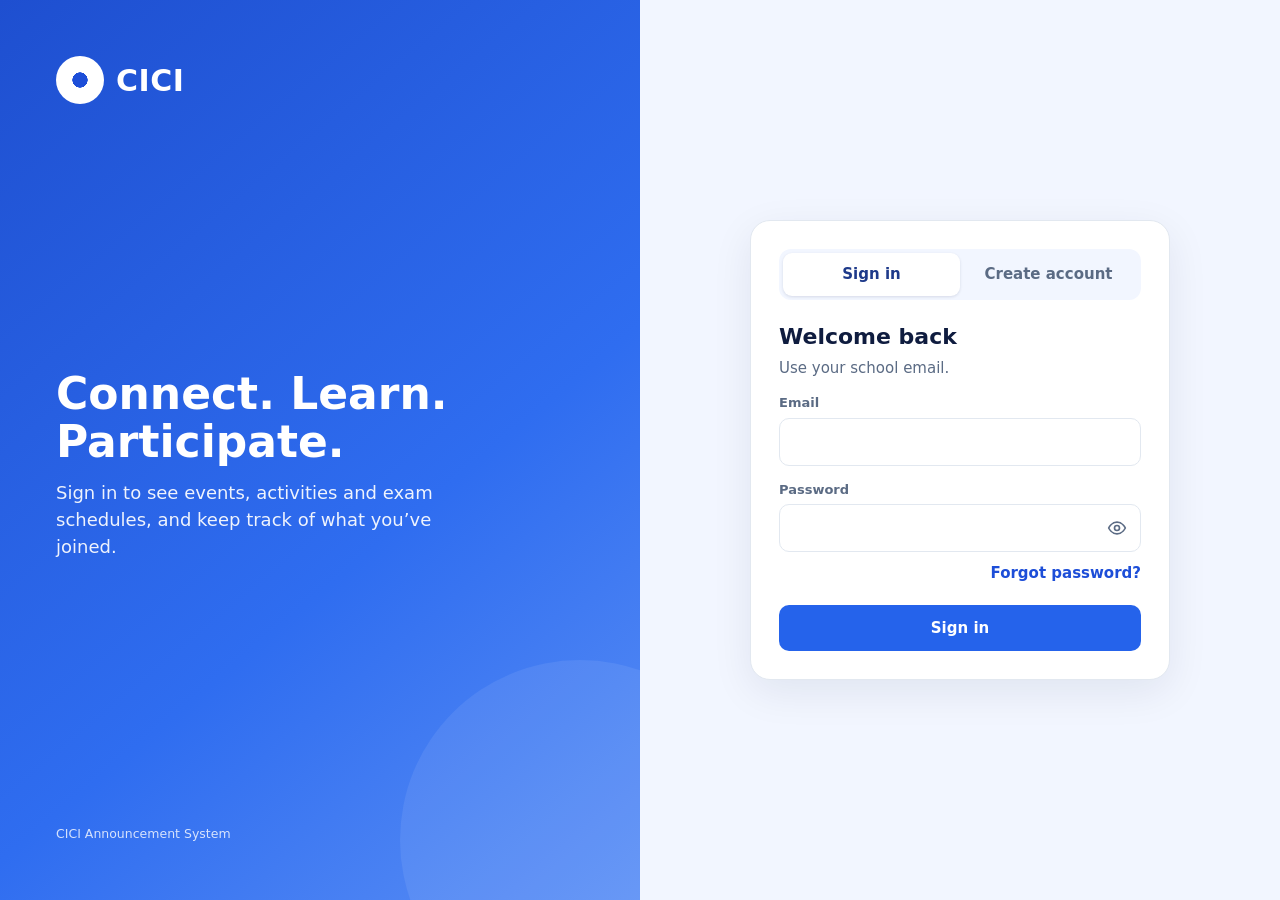
<file: public/index.html>
<!doctype html>
<html lang="en">
<head>
<meta charset="utf-8">
<meta name="viewport" content="width=device-width, initial-scale=1, viewport-fit=cover">
<meta name="theme-color" content="#1d4ed8">
<meta name="apple-mobile-web-app-capable" content="yes">
<meta name="mobile-web-app-capable" content="yes">
<meta name="apple-mobile-web-app-status-bar-style" content="default">
<meta name="apple-mobile-web-app-title" content="CICI">
<link rel="manifest" href="manifest.webmanifest">
<link rel="icon" type="image/png" sizes="32x32" href="icons/favicon-32.png">
<link rel="apple-touch-icon" href="icons/apple-touch-icon.png">
<script src="js/pwa.js" defer></script>
<script src="js/nav-drawer.js" defer></script>
<script src="js/pw-toggle.js" defer></script>
<title>CICI Announcement System</title>
<style>
:root{--blue:#1d4ed8;--blue-d:#1e3a8a;--blue-600:#2563eb;--blue-100:#e0eaff;--blue-50:#f2f6ff;--white:#fff;--text:#0f1c3f;--muted:#64748b;--border:#e2e8f0;--red:#dc2626}
*{box-sizing:border-box}
[hidden]{display:none!important}
body{margin:0;font:14px/1.45 system-ui,-apple-system,Segoe UI,Roboto,sans-serif;background:var(--blue-50);color:var(--text)}
button{font:inherit;cursor:pointer;color:inherit}
a{color:inherit;text-decoration:none}
.app{display:grid;grid-template-columns:240px minmax(0,1fr) 300px;min-height:100vh}
/* sidebar */
.side{background:linear-gradient(180deg,#f7f9ff,#eef3ff);border-right:1px solid var(--border);padding:24px 16px;display:flex;flex-direction:column;gap:6px;position:sticky;top:0;height:100vh;height:100dvh;overflow:hidden;align-self:start}
.logo{display:flex;align-items:center;gap:10px;padding:0 8px 20px}
.logo .mark{width:44px;height:44px;border-radius:50%;background:radial-gradient(circle,#fff 0 22%,var(--blue) 23% 100%);box-shadow:0 0 0 6px #dbe7ff inset}
.logo b{display:block;font-size:26px;color:var(--blue);letter-spacing:.5px;line-height:1}
.logo small{font-size:12px;color:var(--text);display:block;margin-top:4px}
.nav button{display:flex;width:100%;align-items:center;gap:14px;padding:12px 16px;border:0;background:none;border-radius:12px;color:var(--text);font-size:15px;text-align:left}
.nav button:hover{background:rgba(37,99,235,.07)}
.nav button.on{background:var(--blue-600);color:#fff;font-weight:600;box-shadow:0 6px 16px rgba(37,99,235,.25)}
.nav .ic{width:22px;height:22px;flex:none;opacity:.9}
.nav hr{border:0;border-top:1px solid var(--border);margin:14px 8px}
.badge{margin-left:auto;background:var(--red);color:#fff;border-radius:999px;font-size:12px;padding:1px 8px;font-weight:700}
.user{margin-top:auto;position:relative}
.user button{display:flex;width:100%;align-items:center;gap:10px;padding:14px 8px;border:0;border-top:1px solid var(--border);background:none;text-align:left}
.avatar{width:40px;height:40px;border-radius:50%;background:#dbe7ff;color:var(--blue-d);display:grid;place-items:center;font-weight:700;flex:none}
.user b{display:block}.user small{color:var(--muted)}
/* main */
.main{padding:24px 28px;min-width:0}
.side,.rail{min-width:0}
.toprow{display:flex;gap:14px;align-items:center}
.search{flex:1;display:flex;align-items:center;gap:10px;background:var(--white);border:1px solid var(--border);border-radius:14px;padding:12px 18px;box-shadow:0 1px 2px rgba(0,0,0,.03)}
.search{min-width:0}
.search input{border:0;outline:0;flex:1;min-width:0;width:100%;font:inherit;background:transparent;color:var(--text)}
.search input::placeholder{color:var(--muted)}
.bell{position:relative;width:44px;height:44px;border-radius:50%;border:1px solid var(--border);background:var(--white);font-size:18px}
.bell .badge{position:absolute;top:-4px;right:-4px;margin:0;font-size:11px;padding:0 6px}
.bell .badge[hidden]{display:none}
.dropdown{position:absolute;top:52px;right:0;width:300px;background:var(--white);border:1px solid var(--border);border-radius:14px;box-shadow:0 12px 30px rgba(15,28,63,.15);padding:8px;z-index:5}
.dropdown[hidden]{display:none}
.dropdown .ni{display:block;width:100%;text-align:left;padding:10px 12px;border:0;background:none;border-radius:10px}
.dropdown .ni:hover{background:var(--blue-50)}
.dropdown .ni b{display:block}.dropdown .ni small{color:var(--muted)}
.hero{position:relative;margin-top:20px;border-radius:20px;overflow:hidden;background:linear-gradient(100deg,#1e4fd0 0%,#2f6df0 55%,#5b8ff5 100%);color:#fff;padding:34px 36px;min-height:250px}
.hero .chip{display:inline-block;background:rgba(255,255,255,.2);padding:6px 14px;border-radius:999px;font-size:13px;font-weight:600}
.hero h2{margin:22px 0 8px;font-size:40px;line-height:1.1}
.hero p{margin:0 0 20px;font-size:17px;opacity:.95;max-width:380px}
.hero .cta{display:inline-block;background:#fff;color:var(--blue-d);font-weight:700;padding:11px 20px;border:0;border-radius:10px}
.hero .dots{position:absolute;left:50%;bottom:16px;display:flex;gap:8px;transform:translateX(-50%)}
.hero .dots button{width:10px;height:10px;border-radius:50%;background:rgba(255,255,255,.5);border:0;padding:0}
.hero .dots button.on{background:#fff}
.hero .bldg{position:absolute;right:250px;bottom:0;width:320px;height:110px;background:linear-gradient(#ffffff22,#ffffff11);clip-path:polygon(0 100%,0 40%,15% 40%,15% 15%,30% 15%,30% 40%,45% 40%,45% 0,60% 0,60% 40%,75% 40%,75% 20%,100% 20%,100% 100%);pointer-events:none}
.hero .mega{position:absolute;right:40px;top:40px;width:230px;height:200px;background:linear-gradient(135deg,#fff,#c9dbff);clip-path:polygon(0 35%,55% 0,100% 0,100% 100%,55% 100%,0 65%);border-radius:10px;opacity:.95;pointer-events:none}
.quick{display:grid;grid-template-columns:repeat(3,1fr);gap:16px;margin-top:20px}
.qcard{background:var(--white);border:1px solid var(--border);border-radius:16px;padding:18px;display:flex;align-items:center;gap:16px;box-shadow:0 1px 2px rgba(0,0,0,.03);text-align:left}
.qcard:hover,.card:hover,.panel .it:hover{border-color:var(--blue-600)}
.qcard .ico{width:60px;height:60px;border-radius:50%;background:var(--blue-100);display:grid;place-items:center;font-size:22px;flex:none}
.qcard b{display:block;font-size:16px}.qcard small{color:var(--muted)}
.qcard .go{margin-left:auto;width:34px;height:34px;border-radius:50%;background:var(--blue-50);display:grid;place-items:center;color:var(--blue)}
.sec{display:flex;justify-content:space-between;align-items:center;margin:28px 0 14px}
.sec h3{margin:0;font-size:20px;display:flex;align-items:center;gap:10px}
.sec h3::before{content:"";width:5px;height:22px;background:var(--blue);border-radius:3px}
.linkbtn{background:none;border:0;color:var(--blue);font-weight:600;font-size:14px;padding:0}
.chips{display:flex;gap:8px;flex-wrap:wrap;margin-bottom:14px}
.chips button{border:1px solid var(--border);background:var(--white);padding:6px 14px;border-radius:999px;font-size:13px;font-weight:600;color:var(--muted)}
.chips button.on{background:var(--blue-600);border-color:var(--blue-600);color:#fff}
.cards{display:grid;grid-template-columns:repeat(3,1fr);gap:16px}
.card{background:var(--white);border:1px solid var(--border);border-radius:16px;overflow:hidden;display:flex;flex-direction:column}
.card .top{display:flex;justify-content:space-between;align-items:center;padding:14px 14px 0}
.tag{background:var(--blue-100);color:var(--blue-d);padding:4px 14px;border-radius:999px;font-weight:600;font-size:13px}
.tag.act{background:#d9f5ee;color:#0f6b55}
.tag.exam{background:#e3ebff;color:#1e3a8a}
.pin{color:var(--blue);font-size:13px;font-weight:600}
.img{margin:12px 14px 0;height:128px;border-radius:12px;background:linear-gradient(135deg,#d7e6ff,#9dbcf3)}
.img.green{background:linear-gradient(135deg,#2f7d4f,#8cc48f)}
.img.paper{background:linear-gradient(135deg,#eef2fb,#c8d3ea)}
img.img{display:block;width:calc(100% - 28px);object-fit:cover;background:var(--blue-50)}
.dimg{display:block;width:calc(100% + 48px);margin:-24px -24px 14px;height:220px;object-fit:cover;border-radius:18px 18px 0 0;background:var(--blue-50)}
button.dimg-btn{display:block;padding:0;border:0;background:none;cursor:zoom-in;width:100%}
.gallery{display:grid;grid-template-columns:repeat(auto-fill,minmax(76px,1fr));gap:6px;margin:10px 0}
.gallery button{padding:0;border:0;border-radius:10px;overflow:hidden;aspect-ratio:1;cursor:zoom-in;background:var(--blue-50)}
.gallery img{width:100%;height:100%;object-fit:cover;display:block}
.sched{list-style:none;margin:0 0 10px;padding:0;display:grid;gap:6px}
.sched li{display:grid;gap:1px;padding:8px 10px;border-radius:10px;background:var(--blue-50);font-size:13px}
.sched li b{font-size:14px}
.sched li span{color:var(--muted)}
.sched li.more{background:none;padding:0 2px;color:var(--muted)}
.sec-label{font-size:12px;font-weight:700;text-transform:uppercase;letter-spacing:.04em;color:var(--muted);margin:14px 0 6px}
.lock-note{font-size:12px;font-weight:400;color:var(--muted)}
.card .body{padding:14px;flex:1}
.card h4{margin:0 0 8px;font-size:16px}
.meta{color:var(--muted);font-size:13px;display:flex;gap:12px;flex-wrap:wrap;margin-bottom:8px}
.card p{margin:0 0 12px;color:#334155}
.card .link{color:var(--blue);font-weight:600;margin:0 14px 14px;padding:0;background:none;border:0;text-align:left}
.empty{grid-column:1/-1;text-align:center;color:var(--muted);padding:32px;background:var(--white);border:1px dashed var(--border);border-radius:16px}
/* right */
.rail{padding:24px 22px 24px 0;display:flex;flex-direction:column;gap:16px;position:sticky;top:0;height:100vh;height:100dvh;overflow:hidden;align-self:start}
.panel{background:var(--white);border:1px solid var(--border);border-radius:16px;padding:14px 16px}
.panel header{display:flex;justify-content:space-between;align-items:center;margin-bottom:12px}
.panel header b{font-size:16px;display:flex;gap:10px;align-items:center}
.panel header .linkbtn{font-size:13px}
.calnav{display:flex;justify-content:space-between;align-items:center;margin-bottom:10px;font-weight:700}
.calnav button{background:none;border:0;font-size:18px;color:var(--blue);padding:0 6px}
.cal{display:grid;grid-template-columns:repeat(7,1fr);text-align:center;gap:2px 0;font-size:13px}
.cal .dow{color:var(--muted);font-size:12px}
.cal button{position:relative;width:30px;height:30px;margin:auto;border:0;border-radius:50%;background:none;font:inherit;color:var(--text)}
.cal button:hover{background:var(--blue-50)}
.cal button.hl{background:var(--blue-100)}
.cal button.sel{background:var(--blue);color:#fff;font-weight:700}
.cal button.dot::after{content:"";position:absolute;bottom:2px;left:50%;width:4px;height:4px;margin-left:-2px;border-radius:50%;background:var(--blue)}
.cal button.sel.dot::after{background:#fff}
.cal button.blank{visibility:hidden}
.up{display:flex;flex-direction:column}
.up .it{display:grid;grid-template-columns:14px 1fr auto;gap:10px;padding:8px;margin:0 -8px;position:relative;align-items:start;background:none;border:0;border-radius:10px;text-align:left;width:calc(100% + 16px)}
.up .it > span:first-child{width:10px;height:10px;border-radius:50%;background:var(--blue);margin-top:6px}
.up .it:not(:last-child)::after{content:"";position:absolute;left:12px;top:26px;bottom:-12px;width:2px;background:var(--blue-100)}
.up .it b{display:block}
.up .it span{font-size:13px;color:var(--muted)}
.up .none{color:var(--muted);padding:8px 0}
.pill{font-size:12px;font-weight:600;padding:3px 10px;border-radius:999px;background:var(--blue-100);color:var(--blue-d);white-space:nowrap}
.pill.exam{background:#e3ebff}.pill.act{background:#d9f5ee;color:#0f6b55}
footer{display:flex;justify-content:space-between;gap:12px;flex-wrap:wrap;border-top:1px solid var(--border);padding:18px 0 4px;margin-top:28px;color:var(--muted);font-size:13px}
footer b{color:var(--blue)}
/* dialog & toast */
dialog{border:0;border-radius:18px;padding:0;width:min(460px,calc(100% - 32px));color:var(--text)}
dialog::backdrop{background:rgba(15,28,63,.45)}
dialog .box{padding:24px}
dialog h3{margin:8px 0 6px;font-size:20px}
dialog p{color:#334155}
dialog .acts{display:flex;justify-content:flex-end;gap:10px;margin-top:18px}
.btn{border:1px solid var(--border);background:var(--white);padding:10px 16px;border-radius:10px;font-weight:600}
.btn.primary{background:var(--blue-600);border-color:var(--blue-600);color:#fff}
#toast{position:fixed;left:50%;bottom:24px;transform:translateX(-50%) translateY(20px);background:var(--blue-d);color:#fff;padding:12px 18px;border-radius:12px;opacity:0;pointer-events:none;transition:.25s;z-index:20;max-width:90vw}
#toast.show{opacity:1;transform:translateX(-50%) translateY(0)}

/* adaptive */
.cards{grid-template-columns:repeat(auto-fill,minmax(250px,1fr))}
.quick{grid-template-columns:repeat(auto-fit,minmax(220px,1fr))}
@media (max-width:1280px){
  .app{grid-template-columns:200px minmax(0,1fr) 260px}
  .main{padding:20px}
  .hero{padding:26px}
  .hero h2{font-size:32px}
  .hero .bldg{right:200px}
  .hero .mega{width:180px;height:160px}
}
@media (max-width:1100px){
  .app{grid-template-columns:minmax(0,1fr)}
  .side{position:sticky;top:0;z-index:5;height:auto;flex-direction:row;flex-wrap:wrap;align-items:center;gap:8px 12px;padding:10px 16px;overflow:visible;border-right:0;border-bottom:1px solid var(--border)}
  .logo{padding:0 8px 0 0}
  .logo small{display:none}
  .logo b{font-size:20px}
  .nav{display:flex;flex-wrap:wrap;gap:4px;flex:1;min-width:0}
  .nav button{width:auto;padding:8px 12px;font-size:14px}
  .nav hr{display:none}
  .user{display:none}
  .rail{position:static;height:auto;overflow:visible;padding:0 20px 20px;display:grid;grid-template-columns:1fr 1fr;align-items:start;gap:16px}
  .main{padding:20px}
  .toprow{position:relative}
  footer{margin-top:20px}
}
@media (max-width:760px){
  .rail{grid-template-columns:1fr;padding:0 16px 16px}
  .cards{grid-template-columns:repeat(auto-fill,minmax(220px,1fr))}
  .hero{min-height:200px;padding:22px}
  .hero h2{font-size:28px;margin-top:14px}
  .hero p{font-size:15px}
  .hero .bldg,.hero .mega{display:none}
  .chips{flex-wrap:wrap}
}
@media (max-width:560px){
  .side{padding:8px 12px}
  .logo{display:none}
  .main{padding:14px}
  .toprow{gap:10px}
  .bell{width:40px;height:40px;flex:none}
  .search{padding:10px 14px}
  .search input{font-size:16px}
  .cards{grid-template-columns:1fr}
  .quick{grid-template-columns:1fr}
  .qcard{padding:14px}
  .qcard .ico{width:48px;height:48px;font-size:19px}
  .sec h3{font-size:18px}
  .dropdown{width:min(300px,calc(100vw - 40px));right:0}
  footer{flex-direction:column;align-items:flex-start;gap:6px}
  .hero .cta{width:100%;text-align:center}
}

/* added: actions, filters, forms */
.newbtn{white-space:nowrap;flex:none}
.avbtn{display:none;width:44px;height:44px;border-radius:50%;border:0;background:#dbe7ff;color:var(--blue-d);font-weight:700;flex:none}
.secR{display:flex;gap:12px;align-items:center}
.sort{font:inherit;font-size:13px;border:1px solid var(--border);border-radius:8px;padding:6px 8px;background:var(--white);color:var(--text)}
.filters{display:flex;gap:8px;flex-wrap:wrap;align-items:center;margin:-4px 0 14px}
.filters[hidden]{display:none}
.fchip{background:var(--blue-100);color:var(--blue-d);border:0;border-radius:999px;padding:5px 12px;font-size:13px;font-weight:600}
.card .top .r{display:flex;align-items:center;gap:8px}
.star{background:none;border:0;font-size:20px;line-height:1;color:var(--blue);padding:2px 4px;border-radius:6px}
.star:hover{background:var(--blue-50)}
.titlebtn{background:none;border:0;padding:0;font:inherit;font-weight:700;text-align:left;color:inherit;cursor:pointer}
.titlebtn:hover{color:var(--blue)}
.card .foot{display:flex;justify-content:space-between;align-items:center;gap:8px;padding:0 14px 14px}
.card .foot .btn{padding:7px 12px;font-size:13px}
.btn.done{background:#e7f6ee;border-color:#bfe6cf;color:#0f6b55}
.btn.danger{color:var(--red);border-color:#f3c9c9}
.mine{font-size:12px;color:var(--muted)}
.cal button.today{box-shadow:inset 0 0 0 2px var(--blue)}
.cal button.sel.today{box-shadow:none}
.up .it b{white-space:nowrap}
dialog .acts{flex-wrap:wrap}
dialog .acts .sp{flex:1}
.fld{display:grid;gap:4px;font-size:13px;font-weight:600;color:var(--muted);margin-top:12px}
.fld input,.fld select,.fld textarea{font:inherit;font-size:15px;font-weight:400;color:var(--text);border:1px solid var(--border);border-radius:10px;padding:9px 11px;background:var(--white);width:100%}
.row2{display:grid;grid-template-columns:1fr 1fr;gap:12px}
.chk{display:flex;align-items:center;gap:8px;margin-top:12px;font-weight:600}
.err{color:var(--red);font-size:13px;min-height:18px;margin-top:8px}
.setrow{display:flex;justify-content:space-between;align-items:center;gap:12px;padding:12px 0;border-bottom:1px solid var(--border)}
.setrow small{display:block;color:var(--muted)}
.setrow input{width:20px;height:20px}
#profileMenu{position:fixed;top:auto;right:auto;width:240px}
.compact .img{display:none}
.yearbar{display:flex;align-items:center;justify-content:space-between;gap:12px;flex-wrap:wrap;background:var(--blue-100);color:var(--blue-d);border-radius:12px;padding:10px 14px;margin-bottom:14px;font-weight:600}
.yearbar .btn{padding:7px 12px;font-size:13px}
.nohero .hero{display:none}
.nohero .quick{margin-top:20px}
@media (max-width:1100px){.avbtn{display:grid;place-items:center}}
@media (max-width:560px){.newbtn{padding:10px 12px}.newbtn .lbl{display:none}.row2{grid-template-columns:1fr}.secR .sort{max-width:120px}}
</style>
<link rel="stylesheet" href="css/mobile.css">
<script src="config.js"></script>
<script src="js/theme-early.js"></script>
</head>
<body>
<div class="app" id="app">
  <aside class="side">
    <div class="logo"><div class="mark"></div><div><b data-site="name">CICI</b><small data-site="subtitle">Announcement System</small></div></div>
    <nav class="nav" id="nav">
      <button data-view="all"><svg class="ic" viewBox="0 0 24 24" fill="none" stroke="currentColor" stroke-width="2" stroke-linecap="round" stroke-linejoin="round" aria-hidden="true"><path d="M3 10.5 12 3l9 7.5"/><path d="M5 9.5V21h5v-6h4v6h5V9.5"/></svg>Home</button>
      <button data-view="event"><svg class="ic" viewBox="0 0 24 24" fill="none" stroke="currentColor" stroke-width="2" stroke-linecap="round" stroke-linejoin="round" aria-hidden="true"><rect x="3" y="5" width="18" height="16" rx="2"/><path d="M16 3v4M8 3v4M3 10h18"/></svg>Events</button>
      <button data-view="activity"><svg class="ic" viewBox="0 0 24 24" fill="none" stroke="currentColor" stroke-width="2" stroke-linecap="round" stroke-linejoin="round" aria-hidden="true"><path d="M8 21h8M12 17v4M7 4h10v5a5 5 0 0 1-10 0z"/><path d="M17 5h3v2a3 3 0 0 1-3 3M7 5H4v2a3 3 0 0 0 3 3"/></svg>Activities</button>
      <button data-view="exam"><svg class="ic" viewBox="0 0 24 24" fill="none" stroke="currentColor" stroke-width="2" stroke-linecap="round" stroke-linejoin="round" aria-hidden="true"><path d="M14 3H6a2 2 0 0 0-2 2v14a2 2 0 0 0 2 2h12a2 2 0 0 0 2-2V9z"/><path d="M14 3v6h6M8 13h8M8 17h6"/></svg>Exams</button>
      <hr>
      <button data-act="notif" class="desktop-only"><svg class="ic" viewBox="0 0 24 24" fill="none" stroke="currentColor" stroke-width="2" stroke-linecap="round" stroke-linejoin="round" aria-hidden="true"><path d="M6 8a6 6 0 0 1 12 0c0 7 3 8 3 8H3s3-1 3-8"/><path d="M10 21a2 2 0 0 0 4 0"/></svg>Notifications <span class="badge" id="navBadge"></span></button>
      <button data-act="settings" class="desktop-only"><svg class="ic" viewBox="0 0 24 24" fill="none" stroke="currentColor" stroke-width="2" stroke-linecap="round" stroke-linejoin="round" aria-hidden="true"><circle cx="12" cy="12" r="3"/><path d="M12 2v3M12 19v3M4.9 4.9l2.1 2.1M17 17l2.1 2.1M2 12h3M19 12h3M4.9 19.1 7 17M17 7l2.1-2.1"/></svg>Settings</button>
      <button data-act="profile" class="mobile-only" aria-label="My account"><svg class="ic" viewBox="0 0 24 24" fill="none" stroke="currentColor" stroke-width="2" stroke-linecap="round" stroke-linejoin="round" aria-hidden="true"><circle cx="12" cy="8" r="4"/><path d="M4 21a8 8 0 0 1 16 0"/></svg>Me</button>
    </nav>
    <div class="user">
      <button data-act="profile"><div class="avatar" id="meInit"></div><div><b id="meName"></b><small><span id="meRole"></span> ▾</small></div></button>
    </div>
  </aside>

  <main class="main">
    <div class="toprow" style="position:relative">
      <label class="search"><span aria-hidden="true">🔍</span><input id="search" type="search" placeholder="Search announcements, events...  ( / )" aria-label="Search"></label>
      <a class="btn primary newbtn" id="newBtn" href="admin.html#new" hidden aria-label="New announcement">+ <span class="lbl">New</span></a>
      <button class="bell" data-act="notif" aria-label="Notifications">🔔<span class="badge" id="bellBadge"></span></button>
      <button class="avbtn" data-act="profile" aria-label="Profile" id="meInit2"></button>
      <div class="dropdown" id="notifMenu" hidden></div>
    </div>

    <section class="hero" id="hero">
      <span class="chip" id="heroChip">📢 Latest Announcement</span>
      <h2 id="heroTitle">Welcome to CICI!</h2>
      <p id="heroText">Stay updated with the latest events, activities, and exams.</p>
      <button class="cta" id="heroCta" data-view="all">View All Announcements →</button>
      <div class="bldg"></div>
      <div class="mega"></div>
      <div class="dots" id="heroDots"></div>
    </section>

    <section class="quick">
      <button class="qcard" data-view="event"><div class="ico">📅</div><div><b>Events</b><small id="qEvent">Check upcoming events</small></div><span class="go">›</span></button>
      <button class="qcard" data-view="activity"><div class="ico">🏆</div><div><b>Activities</b><small id="qActivity">Join and participate</small></div><span class="go">›</span></button>
      <button class="qcard" data-view="exam"><div class="ico">📄</div><div><b>Exams</b><small id="qExam">View exam schedules</small></div><span class="go">›</span></button>
    </section>

    <div class="sec" id="updates"><h3 id="updatesTitle">Latest Updates</h3>
      <div class="secR">
        <select class="sort" id="sort" aria-label="Sort">
          <option value="soon">Soonest first</option>
          <option value="new">Newest posted</option>
          <option value="az">Title A–Z</option>
        </select>
        <button class="linkbtn" data-act="clear">See all →</button>
      </div>
    </div>
    <div class="chips" id="chips">
      <button data-view="all">All</button>
      <button data-view="event">Events</button>
      <button data-view="activity">Activities</button>
      <button data-view="exam">Exams</button>
      <button data-view="saved">★ Saved</button>
      <button data-view="mine">✓ My list</button>
    </div>
    <div class="yearbar" id="yearBar" hidden><span>📌 Set your year level to see announcements for your year. Until then you only see posts for all students.</span><button class="btn primary" data-act="profile-edit">Set year level</button></div>
    <div class="filters" id="filters" hidden></div>
    <section class="cards" id="cards"><div class="empty">Loading announcements…</div></section>

    <footer>
      <span><b data-site="name">CICI</b> &nbsp;•&nbsp; <span data-site="footerLeft">Connect. Learn. Participate.</span></span>
      <span id="modeNote" data-site="footerRight">Stay informed. Stay ahead. ♡</span>
    </footer>
  </main>

  <aside class="rail">
    <div class="panel">
      <header><b>📅 Academic Calendar</b><button class="linkbtn" data-act="today">Today</button></header>
      <div class="calnav"><button data-act="prevMonth" aria-label="Previous month">‹</button><span id="monthLabel"></span><button data-act="nextMonth" aria-label="Next month">›</button></div>
      <div class="cal" id="cal"></div>
    </div>
    <div class="panel">
      <header><b>🕒 Upcoming</b><button class="linkbtn" data-act="clear">See all →</button></header>
      <div class="up" id="upcoming"></div>
    </div>
  </aside>
  <footer class="foot-mobile">
    <span><b data-site="name">CICI</b> &nbsp;•&nbsp; <span data-site="footerLeft">Connect. Learn. Participate.</span></span>
    <span data-site="footerRight">Stay informed. Stay ahead. ♡</span>
  </footer>
</div>

<div class="dropdown" id="profileMenu" hidden>
  <button class="ni" data-view="mine"><b>✓ My list</b><small>Events and activities you joined</small></button>
  <button class="ni" data-view="saved"><b>★ Saved</b><small>Announcements you bookmarked</small></button>
  <a class="ni" href="admin.html" id="adminLink" hidden style="color:inherit"><b>🛠 Admin panel</b><small>Manage announcements and users</small></a>
  <button class="ni" data-act="profile-edit"><b>👤 My profile</b><small>Name, year level, password</small></button>
  <button class="ni" data-act="settings"><b>⚙ Settings</b><small>Display preferences</small></button>
  <button class="ni" data-install hidden><b>📲 Install app</b><small>Add CICI to your home screen</small></button>
  <button class="ni" data-act="signout"><b>Sign out</b><small id="meEmail"></small></button>
</div>

<dialog id="detail"><div class="box" id="detailBody"></div></dialog>

<dialog id="profileDlg">
  <form class="box" id="profileForm" novalidate>
    <h3>My profile</h3>
    <p class="mine" id="pfEmail"></p>
    <label class="fld">Full name<input name="name" maxlength="60" autocomplete="name" required></label>
    <label class="fld" id="pfYearRow">Year level <span class="lock-note" id="pfYearNote"></span><select name="year"><option value="">Choose your year level…</option></select></label>
    <label class="fld" id="pfPwRow">New password <span class="mine">(leave blank to keep)</span><input name="password" type="password" minlength="8" autocomplete="new-password"></label>
    <div class="err" id="pfErr" role="alert"></div>
    <div class="acts"><span class="sp"></span><button type="button" class="btn" data-close>Cancel</button><button type="submit" class="btn primary" id="pfSave">Save</button></div>
  </form>
</dialog>

<dialog id="settingsDlg">
  <div class="box">
    <h3>Settings</h3>
    <label class="setrow"><span>Show welcome banner<small>The rotating banner at the top</small></span><input type="checkbox" id="setHero"></label>
    <label class="setrow"><span>Compact cards<small>Hide card images</small></span><input type="checkbox" id="setCompact"></label>
    <label class="setrow"><span>Auto-rotate banner<small>Change slide every 6 seconds</small></span><input type="checkbox" id="setRotate"></label>
    <div class="setrow"><span>Reset preferences<small>Display settings and read notifications on this device</small></span><button class="btn danger" data-act="reset">Reset</button></div>
    <div class="acts"><button class="btn primary" data-close>Done</button></div>
  </div>
</dialog>

<div id="toast" role="status" aria-live="polite"></div>

<script type="module">
import { api, isStaff, roleLabel, initials, visibleTo, YEARS, audienceLabel, canManageType } from './js/data.js';
import { openLightbox } from './js/lightbox.js';
import { loadSite } from './js/site.js';

/* ---------- sign-in gate ---------- */
const me = await api.requireUser();
// Follow sign-in changes made in other tabs: signed out → sign-in page; another account → reload.
api.onSessionChange((uid) => {
  if (!uid) location.replace('login.html?msg=signedout');
  else if (uid !== me.id) location.reload();
});

/* ---------- constants ---------- */
const TYPE = { event: 'Events', activity: 'Activities', exam: 'Exams', saved: 'Saved', mine: 'My list' };
const PILL = { event: 'Event', activity: 'Activity', exam: 'Exam' };
const TAG = { event: '', activity: 'act', exam: 'exam' };
const IMG = { event: '', activity: 'green', exam: 'paper' };
const ACTION = { event: ['Register', 'Registered ✓'], activity: ['Join', 'Joined ✓'], exam: ['Remind me', 'Reminder set ✓'] };
const HASH = { all: '', event: 'events', activity: 'activities', exam: 'exams', saved: 'saved', mine: 'mine' };
// Banner slides come from the editable site content (Admin → Settings → Site content).
const SLIDES = (await loadSite()).slides;

/* ---------- per-device preferences ---------- */
const pref = {
  get(k, d) { try { const v = localStorage.getItem('cici.' + k); return v ? JSON.parse(v) : d; } catch { return d; } },
  set(k, v) { try { localStorage.setItem('cici.' + k, JSON.stringify(v)); } catch {} },
};
let read = new Set(pref.get('read.' + me.id, []));
let settings = Object.assign({ hero: true, compact: false, rotate: true }, pref.get('settings', {}));
const persistPrefs = () => { pref.set('read.' + me.id, [...read]); pref.set('settings', settings); };

/* ---------- server data ---------- */
let items = [], reg = new Set(), saved = new Set();
async function load() {
  try {
    [items, reg, saved] = await Promise.all([api.listAnnouncements(), api.mySignups(), api.mySaves()]);
    // Drafts live in the admin panel; students only get posts for their audience.
    items = items.filter((a) => a.status !== 'draft' && visibleTo(me, a));
  } catch (e) {
    $('#cards').innerHTML = `<div class="empty">Couldn’t load announcements: ${esc(e.message)}</div>`;
    throw e;
  }
}
const all = () => items;
const byId = (id) => items.find((a) => a.id == id);

/* ---------- state ---------- */
const now = new Date();
const TODAY = iso(now.getFullYear(), now.getMonth(), now.getDate());
let view = 'all', query = '', sort = 'soon', selectedDay = null, heroIndex = 0;
let calYear = now.getFullYear(), calMonth = now.getMonth();

/* ---------- helpers ---------- */
function $(s) { return document.querySelector(s); }
function iso(y, m, d) { return `${y}-${String(m + 1).padStart(2, '0')}-${String(d).padStart(2, '0')}`; }
function esc(s) { return String(s ?? '').replace(/[&<>"']/g, (c) => ({ '&': '&amp;', '<': '&lt;', '>': '&gt;', '"': '&quot;', "'": '&#39;' }[c])); }
const D = (s) => new Date(s + 'T00:00:00');
const fmt = (s, o) => D(s).toLocaleDateString(undefined, o);
const fmtLong = (a) => a.end && a.end !== a.date ? `${fmt(a.date, { month: 'short', day: 'numeric' })} – ${fmt(a.end, { month: 'short', day: 'numeric', year: 'numeric' })}` : fmt(a.date, { month: 'short', day: 'numeric', year: 'numeric' });
const fmtShort = (a) => {
  if (!a.end || a.end === a.date) return fmt(a.date, { month: 'short', day: 'numeric' });
  const sameMonth = a.date.slice(0, 7) === a.end.slice(0, 7);
  return `${fmt(a.date, { month: 'short', day: 'numeric' })} – ${sameMonth ? D(a.end).getDate() : fmt(a.end, { month: 'short', day: 'numeric' })}`;
};
const endOf = (a) => a.end || a.date;
const covers = (a, day) => (a.date <= day && endOf(a) >= day) || (a.schedules || []).some((x) => x.date === day);
// '13:30' → '1:30 PM'
const fmtTime = (t) => { if (!t) return ''; const [h, m] = t.split(':').map(Number); return `${((h + 11) % 12) + 1}:${String(m).padStart(2, '0')} ${h < 12 ? 'AM' : 'PM'}`; };
const schedWhen = (x) => [fmt(x.date, { weekday: 'short', month: 'short', day: 'numeric' }), x.start ? fmtTime(x.start) + (x.end ? '–' + fmtTime(x.end) : '') : '', x.room ? esc(x.room) : ''].filter(Boolean).join(' · ');
const scheduleList = (a, max) => {
  const xs = a.schedules || []; if (!xs.length) return '';
  const shown = max ? xs.slice(0, max) : xs;
  return `<ul class="sched">${shown.map((x) => `<li><b>${esc(x.subject)}</b><span>${schedWhen(x)}</span></li>`).join('')}${max && xs.length > max ? `<li class="more">+${xs.length - max} more in Details</li>` : ''}</ul>`;
};
const daysUntil = (s) => Math.round((D(s) - D(TODAY)) / 86400000);
const when = (a) => {
  if (covers(a, TODAY)) return 'Happening now';
  const n = daysUntil(a.date);
  return n < 0 ? 'Ended' : n === 0 ? 'Today' : n === 1 ? 'Tomorrow' : `In ${n} days`;
};
let toastTimer;
function toast(msg) { const t = $('#toast'); t.textContent = msg; t.classList.add('show'); clearTimeout(toastTimer); toastTimer = setTimeout(() => t.classList.remove('show'), 2600); }
function closeMenus() { $('#notifMenu').hidden = true; $('#profileMenu').hidden = true; }

/* ---------- who's signed in ---------- */
function showMe() {
  $('#meName').textContent = me.name;
  $('#meRole').textContent = me.role === 'student' && me.year ? `Student · ${me.year}` : roleLabel(me.role);
  $('#meInit').textContent = $('#meInit2').textContent = initials(me.name);
  $('#yearBar').hidden = !(me.role === 'student' && !me.year);
}
showMe();
$('#meEmail').textContent = me.email;
$('#adminLink').hidden = $('#newBtn').hidden = !isStaff(me);
if (!api.live) $('#modeNote').textContent = 'Demo mode · data stays in this browser';

/* ---------- notifications: anything starting within 14 days or happening now ---------- */
function notifications() {
  return all().filter((a) => (daysUntil(a.date) >= 0 && daysUntil(a.date) <= 14) || covers(a, TODAY)).sort((a, b) => a.date.localeCompare(b.date));
}

/* ---------- filtering ---------- */
function filtered() {
  const q = query.trim().toLowerCase();
  const list = all()
    .filter((a) => view === 'all' || (view === 'saved' ? saved.has(a.id) : view === 'mine' ? reg.has(a.id) : a.type === view))
    .filter((a) => !q || [a.title, a.body, a.where, PILL[a.type]].join(' ').toLowerCase().includes(q))
    .filter((a) => !selectedDay || covers(a, selectedDay));
  const cmp = {
    soon: (a, b) => (b.pinned ? 1 : 0) - (a.pinned ? 1 : 0) || a.date.localeCompare(b.date),
    new: (a, b) => (b.created || b.id) - (a.created || a.id),
    az: (a, b) => a.title.localeCompare(b.title),
  }[sort];
  return list.sort(cmp);
}

/* ---------- render ---------- */
function renderHero() {
  const s = SLIDES[heroIndex];
  $('#heroChip').textContent = s.chip; $('#heroTitle').textContent = s.title;
  $('#heroText').textContent = s.text; $('#heroCta').textContent = s.cta; $('#heroCta').dataset.view = s.view;
  $('#heroDots').innerHTML = SLIDES.map((_, i) => `<button class="${i === heroIndex ? 'on' : ''}" data-dot="${i}" aria-label="Slide ${i + 1}"></button>`).join('');
}
function renderQuick() {
  const count = (t) => all().filter((a) => a.type === t && endOf(a) >= TODAY).length;
  $('#qEvent').textContent = `${count('event')} upcoming events`;
  $('#qActivity').textContent = `${count('activity')} open activities`;
  $('#qExam').textContent = `${count('exam')} scheduled exams`;
}
function actionBtn(a) {
  const on = reg.has(a.id);
  return `<button class="btn ${on ? 'done' : 'primary'}" data-act="reg" data-id="${a.id}">${ACTION[a.type][on ? 1 : 0]}</button>`;
}
function renderCards() {
  const list = filtered();
  $('#updatesTitle').textContent = view === 'all' ? 'Latest Updates' : TYPE[view];
  document.querySelectorAll('#chips button, #nav button[data-view]').forEach((b) => b.classList.toggle('on', b.dataset.view === view));
  const f = [];
  if (selectedDay) f.push(`<button class="fchip" data-act="clearDay">📅 ${fmt(selectedDay, { weekday: 'short', month: 'short', day: 'numeric' })} ✕</button>`);
  if (query.trim()) f.push(`<button class="fchip" data-act="clearSearch">🔍 “${esc(query.trim())}” ✕</button>`);
  $('#filters').innerHTML = f.length ? `<span class="mine">${list.length} result${list.length === 1 ? '' : 's'} ·</span>${f.join('')}<button class="linkbtn" data-act="clear">Clear all</button>` : '';
  $('#filters').hidden = !f.length;
  const emptyMsg = view === 'saved' ? 'Nothing saved yet. Tap ☆ on any announcement to save it.'
    : view === 'mine' ? 'You haven’t joined anything yet.'
    : selectedDay ? 'Nothing scheduled on this day.' : items.length ? 'No announcements match.' : 'No announcements yet.';
  $('#cards').innerHTML = list.length ? list.map((a) => `
    <article class="card">
      <div class="top">
        <span class="tag ${TAG[a.type]}">${TYPE[a.type]}</span>
        <span class="r">${a.pinned ? '<span class="pin">📌 Pinned</span>' : ''}
          <button class="star" data-act="save" data-id="${a.id}" aria-pressed="${saved.has(a.id)}" aria-label="${saved.has(a.id) ? 'Remove from saved' : 'Save'}">${saved.has(a.id) ? '★' : '☆'}</button></span>
      </div>
      ${a.image ? `<img class="img" src="${esc(api.imageUrl(a.image))}" alt="" loading="lazy">` : `<div class="img ${IMG[a.type]}"></div>`}
      <div class="body">
        <h4><button class="titlebtn" data-act="open" data-id="${a.id}">${esc(a.title)}</button></h4>
        <div class="meta"><span>📅 ${fmtLong(a)}</span>${a.where ? `<span>📍 ${esc(a.where)}</span>` : ''}${(a.photos || []).length > 1 ? `<span>📷 ${a.photos.length} photos</span>` : ''}</div>
        ${scheduleList(a, 3)}
        <p>${esc(a.body)}</p>
        <span class="mine">${when(a)}${audienceLabel(a) !== 'All students' ? ' · For ' + esc(audienceLabel(a)) : ''}</span>
      </div>
      <div class="foot">${actionBtn(a)}<button class="linkbtn" data-act="open" data-id="${a.id}">Details →</button></div>
    </article>`).join('') : `<div class="empty">${emptyMsg}</div>`;
}
function renderCal() {
  $('#monthLabel').textContent = new Date(calYear, calMonth, 1).toLocaleDateString(undefined, { month: 'long', year: 'numeric' });
  const first = new Date(calYear, calMonth, 1).getDay();
  const days = new Date(calYear, calMonth + 1, 0).getDate();
  const marks = new Set(); all().forEach((a) => { marks.add(a.date); marks.add(endOf(a)); (a.schedules || []).forEach((x) => marks.add(x.date)); });
  let html = ['Sun', 'Mon', 'Tue', 'Wed', 'Thu', 'Fri', 'Sat'].map((d) => `<span class="dow">${d}</span>`).join('');
  for (let i = 0; i < first; i++) html += '<button class="blank" disabled tabindex="-1"></button>';
  for (let d = 1; d <= days; d++) {
    const k = iso(calYear, calMonth, d);
    const cls = [k === selectedDay && 'sel', k === TODAY && 'today', marks.has(k) && 'dot'].filter(Boolean).join(' ');
    const n = all().filter((a) => covers(a, k)).length;
    html += `<button class="${cls}" data-day="${k}" aria-label="${fmt(k, { month: 'long', day: 'numeric' })}${n ? `, ${n} item${n > 1 ? 's' : ''}` : ''}">${d}</button>`;
  }
  $('#cal').innerHTML = html;
}
function renderUpcoming() {
  const list = (selectedDay ? all().filter((a) => covers(a, selectedDay)) : all().filter((a) => endOf(a) >= TODAY))
    .sort((a, b) => a.date.localeCompare(b.date)).slice(0, 3);
  $('#upcoming').innerHTML = list.length ? list.map((a) => `
    <button class="it" data-act="open" data-id="${a.id}">
      <span></span>
      <div><b>${fmtShort(a)}</b><span>${esc(a.title)}</span></div>
      <span class="pill ${TAG[a.type]}">${PILL[a.type]}</span>
    </button>`).join('') : `<p class="none">${selectedDay ? 'Nothing on this day.' : 'Nothing upcoming.'}</p>`;
}
function renderNotif() {
  const list = notifications();
  const unread = list.filter((a) => !read.has(a.id)).length;
  for (const id of ['#navBadge', '#bellBadge']) { $(id).textContent = unread; $(id).hidden = !unread; }
  $('#notifMenu').innerHTML = (list.length ? list.map((a) => `
    <button class="ni" data-act="open" data-id="${a.id}" style="${read.has(a.id) ? '' : 'background:var(--blue-50)'}">
      <b>${read.has(a.id) ? '' : '● '}${esc(a.title)}</b><small>${PILL[a.type]} · ${fmtShort(a)} · ${when(a)}</small></button>`).join('')
    : '<p class="ni"><small>No notifications</small></p>')
    + (unread ? '<button class="ni" data-act="readAll" style="text-align:center;color:var(--blue);font-weight:600">Mark all as read</button>' : '');
}
function applySettings() {
  $('#app').classList.toggle('nohero', !settings.hero);
  $('#app').classList.toggle('compact', settings.compact);
  $('#setHero').checked = settings.hero; $('#setCompact').checked = settings.compact; $('#setRotate').checked = settings.rotate;
}
function renderAll() { applySettings(); renderHero(); renderQuick(); renderCards(); renderCal(); renderUpcoming(); renderNotif(); }

/* ---------- detail dialog ---------- */
function openDetail(id) {
  const a = byId(id);
  if (!a) { if ($('#detail').open) $('#detail').close(); return toast('That announcement is no longer available'); }
  read.add(a.id); persistPrefs(); renderNotif();
  $('#detailBody').innerHTML = `
    ${a.image && !settings.compact ? `<button class="dimg-btn" data-act="photo" data-id="${a.id}" data-i="0" aria-label="View photo"><img class="dimg" src="${esc(api.imageUrl(a.image))}" alt=""></button>` : ''}
    <span class="pill ${TAG[a.type]}">${PILL[a.type]}</span> <span class="mine">${when(a)}</span>
    <h3>${esc(a.title)}</h3>
    <div class="meta"><span>📅 ${fmtLong(a)}</span>${a.where ? `<span>📍 ${esc(a.where)}</span>` : ''}<span>👥 ${esc(audienceLabel(a))}</span></div>
    <p>${esc(a.body) || '<span class="mine">No details.</span>'}</p>
    ${(a.schedules || []).length ? `<div class="sec-label">Exam schedule (${a.schedules.length})</div>${scheduleList(a)}` : ''}
    ${(a.photos || []).length > 1 || ((a.photos || []).length && settings.compact) ? `<div class="sec-label">Photos (${a.photos.length}) · tap to enlarge</div>
      <div class="gallery">${a.photos.map((p, i) => `<button data-act="photo" data-id="${a.id}" data-i="${i}" aria-label="View photo ${i + 1} of ${a.photos.length}"><img src="${esc(api.imageUrl(p))}" alt="" loading="lazy"></button>`).join('')}</div>` : ''}
    <div class="acts">
      <button class="btn" data-act="ics" data-id="${a.id}">📆 Add to calendar</button>
      <button class="btn" data-act="share" data-id="${a.id}">🔗 Copy link</button>
      <button class="btn" data-act="save" data-id="${a.id}">${saved.has(a.id) ? '★ Saved' : '☆ Save'}</button>
    </div>
    <div class="acts">
      ${canManageType(me, a.type) ? `<a class="btn" href="admin.html#edit-${a.id}">Edit in admin</a>` : ''}
      <span class="sp"></span>
      <button class="btn" data-close>Close</button>
      ${actionBtn(a)}
    </div>`;
  if (!$('#detail').open) $('#detail').showModal();
  history.replaceState(null, '', '#item-' + a.id);
}

/* ---------- .ics download ---------- */
function downloadIcs(a) {
  const dt = (s) => s.replace(/-/g, '');
  const next = (s) => { const x = D(s); x.setDate(x.getDate() + 1); return iso(x.getFullYear(), x.getMonth(), x.getDate()); };
  const t = (s) => String(s || '').replace(/[\\,;]/g, (c) => '\\' + c).replace(/\n/g, '\\n');
  const stamp = new Date().toISOString().replace(/[-:]/g, '').replace(/\.\d+/, '');
  const ics = ['BEGIN:VCALENDAR', 'VERSION:2.0', 'PRODID:-//CICI//Announcements//EN', 'BEGIN:VEVENT',
    `UID:cici-${a.id}@cici`, `DTSTAMP:${stamp}`, `DTSTART;VALUE=DATE:${dt(a.date)}`, `DTEND;VALUE=DATE:${dt(next(endOf(a)))}`,
    `SUMMARY:${t(a.title)}`, `LOCATION:${t(a.where)}`, `DESCRIPTION:${t([a.body, ...(a.schedules || []).map((x) => `${x.subject}: ${x.date}${x.start ? ' ' + x.start + (x.end ? '-' + x.end : '') : ''}${x.room ? ' (' + x.room + ')' : ''}`)].filter(Boolean).join('\n'))}`, 'END:VEVENT', 'END:VCALENDAR'].join('\r\n');
  const url = URL.createObjectURL(new Blob([ics], { type: 'text/calendar' }));
  const link = Object.assign(document.createElement('a'), { href: url, download: a.title.replace(/[^\w]+/g, '-') + '.ics' });
  document.body.append(link); link.click(); link.remove(); setTimeout(() => URL.revokeObjectURL(url), 1000);
  toast('Calendar file downloaded');
}
async function copyLink(a) {
  const url = location.origin + location.pathname + '#item-' + a.id;
  try { await navigator.clipboard.writeText(url); toast('Link copied'); } catch { prompt('Copy this link:', url); }
}

/* ---------- navigation ---------- */
function setView(v, scroll = true) {
  view = v; selectedDay = null; closeMenus();
  if ($('#detail').open) $('#detail').close();
  history.replaceState(null, '', HASH[v] ? '#' + HASH[v] : location.pathname);
  renderAll();
  if (scroll) $('#updates').scrollIntoView({ behavior: 'smooth', block: 'start' });
}
function fromHash() {
  const h = location.hash.slice(1);
  const item = h.match(/^item-(\d+)$/);
  if (item) { renderAll(); openDetail(+item[1]); return; }
  const v = Object.keys(HASH).find((k) => HASH[k] && HASH[k] === h);
  view = v || 'all'; renderAll();
}
function placeMenu(menu, btn) {
  menu.hidden = false;
  const r = btn.getBoundingClientRect(), mh = menu.offsetHeight, mw = menu.offsetWidth;
  const top = r.bottom + 8 + mh > innerHeight ? r.top - mh - 8 : r.bottom + 8;
  menu.style.top = Math.max(8, top) + 'px';
  menu.style.left = Math.min(Math.max(8, r.left), innerWidth - mw - 8) + 'px';
}

/* Toggle a per-user flag optimistically, roll back if the server refuses. */
async function toggleFlag(set, a, call, msgs) {
  const on = !set.has(a.id);
  on ? set.add(a.id) : set.delete(a.id);
  renderCards(); if ($('#detail').open) openDetail(a.id);
  try { await call(a.id, on); toast(on ? msgs[0] : msgs[1]); }
  catch (e) {
    on ? set.delete(a.id) : set.add(a.id);
    renderCards(); if ($('#detail').open) openDetail(a.id);
    toast('Couldn’t save: ' + e.message);
  }
}

/* ---------- clicks ---------- */
document.addEventListener('click', async (e) => {
  const t = e.target;
  const v = t.closest('[data-view]');
  if (v) return setView(v.dataset.view);
  const dot = t.closest('[data-dot]');
  if (dot) { heroIndex = +dot.dataset.dot; return renderHero(); }
  const day = t.closest('[data-day]');
  if (day) {
    selectedDay = selectedDay === day.dataset.day ? null : day.dataset.day;
    renderCal(); renderUpcoming(); renderCards();
    if (selectedDay && innerWidth > 1100) $('#updates').scrollIntoView({ behavior: 'smooth', block: 'start' });
    return;
  }
  if (t.closest('[data-close]')) { t.closest('dialog').close(); return; }
  const btn = t.closest('[data-act]');
  if (!btn) { if (!t.closest('.dropdown')) closeMenus(); return; }
  const a = btn.dataset.id ? byId(btn.dataset.id) : null;

  switch (btn.dataset.act) {
    case 'open': closeMenus(); return openDetail(btn.dataset.id);
    case 'photo': return openLightbox((a.photos || []).map((p) => api.imageUrl(p)), +btn.dataset.i || 0);
    case 'reg': return toggleFlag(reg, a, (id, on) => api.toggleSignup(id, on),
      { event: [`Registered for ${a.title}`, 'Registration cancelled'], activity: [`Joined ${a.title}`, 'You left this activity'], exam: [`Reminder set for ${a.title}`, 'Reminder removed'] }[a.type]);
    case 'save': return toggleFlag(saved, a, (id, on) => api.toggleSave(id, on), ['Saved', 'Removed from saved']);
    case 'ics': return downloadIcs(a);
    case 'share': return copyLink(a);
    case 'notif': {
      const m = $('#notifMenu'); const show = m.hidden; closeMenus(); m.hidden = !show;
      if (show && btn.closest('.nav')) $('.toprow').scrollIntoView({ behavior: 'smooth' });
      return;
    }
    case 'readAll': notifications().forEach((x) => read.add(x.id)); persistPrefs(); renderNotif(); return toast('All caught up');
    case 'profile': { const m = $('#profileMenu'); const show = m.hidden; closeMenus(); if (show) placeMenu(m, btn); return; }
    case 'settings': closeMenus(); applySettings(); return $('#settingsDlg').showModal();
    case 'profile-edit': closeMenus(); return openProfile();
    case 'signout': closeMenus(); await api.signOut(); return location.replace('login.html?msg=signedout');
    case 'reset':
      if (!confirm('Reset display settings and notification read status on this device?')) return;
      read = new Set(); settings = { hero: true, compact: false, rotate: true };
      persistPrefs(); $('#settingsDlg').close(); setView('all', false); return toast('Preferences reset');
    case 'today':
      calYear = now.getFullYear(); calMonth = now.getMonth(); selectedDay = TODAY;
      renderCal(); renderUpcoming(); renderCards(); return;
    case 'prevMonth': if (--calMonth < 0) { calMonth = 11; calYear--; } return renderCal();
    case 'nextMonth': if (++calMonth > 11) { calMonth = 0; calYear++; } return renderCal();
    case 'clearDay': selectedDay = null; renderCal(); renderUpcoming(); return renderCards();
    case 'clearSearch': query = ''; $('#search').value = ''; return renderCards();
    case 'clear': query = ''; $('#search').value = ''; return setView('all');
  }
});

/* ---------- profile ---------- */
$('#profileForm').elements.year.insertAdjacentHTML('beforeend', YEARS.map((y) => `<option>${y}</option>`).join(''));
function openProfile() {
  const f = $('#profileForm');
  f.reset(); $('#pfErr').textContent = '';
  f.elements.name.value = me.name; f.elements.year.value = me.year || '';
  $('#pfEmail').textContent = `${me.email} · ${roleLabel(me.role)}`;
  $('#pfYearRow').hidden = me.role !== 'student';
  // Students choose their year once; after that only an admin can change it (the database enforces this).
  f.elements.year.disabled = !!me.year;
  $('#pfYearNote').textContent = me.year ? '(set — ask an admin to change it)' : '(you can set this once)';
  $('#pfPwRow').hidden = !api.live;
  $('#profileDlg').showModal();
}
$('#profileForm').addEventListener('submit', async (e) => {
  e.preventDefault();
  const f = e.target.elements, name = f.name.value.trim(), year = f.year.value, pw = f.password.value;
  if (!name) return ($('#pfErr').textContent = 'Please enter your name.');
  if (pw && (pw.length < 8 || !/[A-Za-z]/.test(pw) || !/[0-9]/.test(pw))) return ($('#pfErr').textContent = 'Password must be at least 8 characters and include a letter and a number.');
  if (me.role === 'student' && !me.year && !year) return ($('#pfErr').textContent = 'Please choose your year level.');
  const btn = $('#pfSave'); btn.disabled = true;
  try {
    const patch = { name };
    if (me.role === 'student' && !me.year) patch.year = year;
    const yearChanged = 'year' in patch && patch.year !== me.year;
    await api.updateMyProfile(patch);
    if (pw) await api.updatePassword(pw);
    $('#profileDlg').close(); showMe();
    if (yearChanged) { await load(); renderAll(); }
    toast(pw ? 'Profile and password updated' : 'Profile updated');
  } catch (err) { $('#pfErr').textContent = 'Couldn’t save: ' + err.message; }
  finally { btn.disabled = false; }
});

/* ---------- inputs ---------- */
$('#search').addEventListener('input', (e) => { query = e.target.value; renderCards(); });
$('#sort').addEventListener('change', (e) => { sort = e.target.value; renderCards(); });
$('#setHero').addEventListener('change', (e) => { settings.hero = e.target.checked; persistPrefs(); applySettings(); });
$('#setCompact').addEventListener('change', (e) => { settings.compact = e.target.checked; persistPrefs(); applySettings(); });
$('#setRotate').addEventListener('change', (e) => { settings.rotate = e.target.checked; persistPrefs(); });
document.querySelectorAll('dialog').forEach((d) => d.addEventListener('click', (e) => { if (e.target === d) d.close(); }));
$('#detail').addEventListener('close', () => { if (location.hash.startsWith('#item-')) history.replaceState(null, '', HASH[view] ? '#' + HASH[view] : location.pathname); });
document.addEventListener('keydown', (e) => {
  if (e.key === 'Escape') closeMenus();
  if (e.key === '/' && !e.target.closest('input, textarea, select') && !document.querySelector('dialog[open]')) { e.preventDefault(); $('#search').focus(); }
});
window.addEventListener('hashchange', fromHash);
window.addEventListener('resize', closeMenus);

let paused = false;
$('#hero').addEventListener('mouseenter', () => (paused = true));
$('#hero').addEventListener('mouseleave', () => (paused = false));
setInterval(() => { if (settings.rotate && settings.hero && !paused && !document.hidden) { heroIndex = (heroIndex + 1) % SLIDES.length; renderHero(); } }, 6000);

/* ---------- live updates when staff change announcements ---------- */
let reloadTimer;
api.onAnnouncementsChange(() => {
  clearTimeout(reloadTimer);
  reloadTimer = setTimeout(async () => { try { await load(); renderAll(); } catch {} }, 300);
});

await load();
fromHash();
</script>
</body>
</html>
</file>
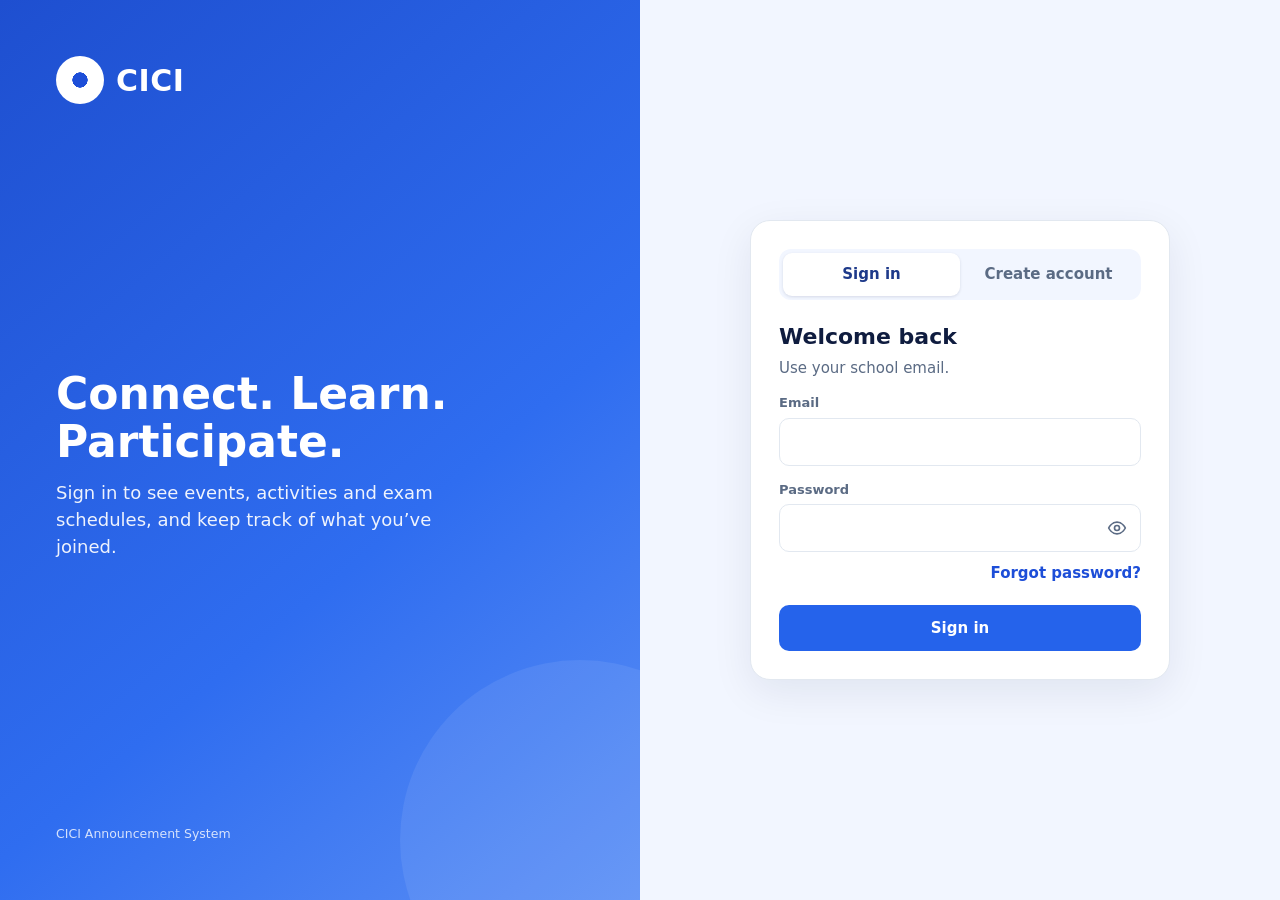
<file: public/admin.html>
<!doctype html>
<html lang="en">
<head>
<meta charset="utf-8">
<meta name="viewport" content="width=device-width, initial-scale=1, viewport-fit=cover">
<meta name="theme-color" content="#1d4ed8">
<meta name="apple-mobile-web-app-capable" content="yes">
<meta name="mobile-web-app-capable" content="yes">
<meta name="apple-mobile-web-app-status-bar-style" content="default">
<meta name="apple-mobile-web-app-title" content="CICI">
<link rel="manifest" href="manifest.webmanifest">
<link rel="icon" type="image/png" sizes="32x32" href="icons/favicon-32.png">
<link rel="apple-touch-icon" href="icons/apple-touch-icon.png">
<script src="js/pwa.js" defer></script>
<script src="js/nav-drawer.js" defer></script>
<title>CICI Admin</title>
<style>
:root{--blue:#1d4ed8;--blue-d:#1e3a8a;--blue-600:#2563eb;--blue-100:#e0eaff;--blue-50:#f2f6ff;--white:#fff;--text:#0f1c3f;--muted:#5b6b84;--border:#e2e8f0;--red:#c81e1e;--green:#0f6b55;--green-bg:#d9f5ee;--amber:#8a5a00;--amber-bg:#fff1d6}
*{box-sizing:border-box}
[hidden]{display:none!important}
body{margin:0;font:14px/1.45 system-ui,-apple-system,Segoe UI,Roboto,sans-serif;background:var(--blue-50);color:var(--text)}
button{font:inherit;cursor:pointer;color:inherit}
a{color:var(--blue)}
.app{display:grid;grid-template-columns:240px minmax(0,1fr);min-height:100vh}
/* sidebar */
.side{background:linear-gradient(180deg,#f7f9ff,#eef3ff);border-right:1px solid var(--border);padding:24px 16px;display:flex;flex-direction:column;gap:6px;position:sticky;top:0;height:100vh;height:100dvh;overflow:hidden;align-self:start;min-width:0}
.logo{display:flex;align-items:center;gap:10px;padding:0 8px 20px}
.logo .mark{width:44px;height:44px;border-radius:50%;background:radial-gradient(circle,#fff 0 22%,var(--blue) 23% 100%);box-shadow:0 0 0 6px #dbe7ff inset;flex:none}
.logo b{display:block;font-size:26px;color:var(--blue);letter-spacing:.5px;line-height:1}
.logo small{font-size:12px;display:block;margin-top:4px}
.admintag{display:inline-block;background:var(--blue-d);color:#fff;font-size:11px;font-weight:700;padding:1px 7px;border-radius:6px;margin-left:4px;vertical-align:middle}
.nav{display:flex;flex-direction:column;gap:4px}
.nav button{display:flex;width:100%;align-items:center;gap:14px;padding:12px 16px;border:0;background:none;border-radius:12px;font-size:15px;text-align:left}
.nav button:hover{background:rgba(37,99,235,.07)}
.nav button.on{background:var(--blue-600);color:#fff;font-weight:600;box-shadow:0 6px 16px rgba(37,99,235,.25)}
.ic{width:22px;height:22px;flex:none}
.nav hr{border:0;border-top:1px solid var(--border);margin:10px 8px}
.count{margin-left:auto;background:var(--blue-100);color:var(--blue-d);border-radius:999px;font-size:12px;padding:1px 8px;font-weight:700}
.nav button.on .count{background:rgba(255,255,255,.25);color:#fff}
.who{margin-top:auto;display:flex;align-items:center;gap:10px;padding:14px 8px;border-top:1px solid var(--border)}
.avatar{width:40px;height:40px;border-radius:50%;background:var(--blue-d);color:#fff;display:grid;place-items:center;font-weight:700;flex:none}
.who b{display:block}.who small{color:var(--muted)}
/* main */
.main{padding:24px 28px 40px;min-width:0}
.top{display:flex;align-items:center;justify-content:space-between;gap:12px;flex-wrap:wrap;margin-bottom:20px}
.top h1{margin:0;font-size:24px}
.top p{margin:2px 0 0;color:var(--muted)}
.top .r{display:flex;gap:10px;flex-wrap:wrap}
.btn{border:1px solid var(--border);background:var(--white);padding:9px 16px;border-radius:10px;font-weight:600;white-space:nowrap}
.btn:hover{border-color:var(--blue-600)}
.btn.primary{background:var(--blue-600);border-color:var(--blue-600);color:#fff}
.btn.danger{color:var(--red);border-color:#f3c9c9}
.btn.sm{padding:6px 10px;font-size:13px}
.linkbtn{background:none;border:0;color:var(--blue);font-weight:600;padding:0}
section[hidden]{display:none}
.panel{background:var(--white);border:1px solid var(--border);border-radius:16px;padding:18px}
.panel h2{margin:0 0 12px;font-size:17px;display:flex;justify-content:space-between;align-items:center;gap:8px}
.stats{display:grid;grid-template-columns:repeat(auto-fit,minmax(180px,1fr));gap:14px;margin-bottom:18px}
.stat{background:var(--white);border:1px solid var(--border);border-radius:16px;padding:16px 18px;text-align:left}
.stat:hover{border-color:var(--blue-600)}
.stat span{color:var(--muted);font-size:13px}
.stat b{display:block;font-size:30px;color:var(--blue-d);line-height:1.2}
.stat small{color:var(--muted)}
.grid2{display:grid;grid-template-columns:minmax(0,1.4fr) minmax(0,1fr);gap:16px}
.list{display:flex;flex-direction:column}
.li{display:grid;grid-template-columns:auto 1fr auto;gap:12px;align-items:center;padding:10px 6px;border-bottom:1px solid var(--border);background:none;border-left:0;border-right:0;border-top:0;text-align:left;width:100%}
.li:last-child{border-bottom:0}
button.li:hover{background:var(--blue-50)}
.li b{display:block}.li small{color:var(--muted)}
.date{width:48px;text-align:center;border-radius:10px;background:var(--blue-50);padding:4px 0;line-height:1.1}
.date b{font-size:18px;color:var(--blue-d)}.date small{font-size:11px;text-transform:uppercase}
.log .li{grid-template-columns:1fr auto}
.empty{color:var(--muted);text-align:center;padding:24px}
.pill{font-size:12px;font-weight:600;padding:3px 10px;border-radius:999px;background:var(--blue-100);color:var(--blue-d);white-space:nowrap;display:inline-block}
.pill.activity{background:var(--green-bg);color:var(--green)}
.pill.exam{background:#e3ebff;color:#1e3a8a}
.st{font-size:12px;font-weight:700;padding:3px 10px;border-radius:999px;white-space:nowrap;display:inline-block}
.st.published{background:var(--green-bg);color:var(--green)}
.st.draft{background:#eef1f6;color:#475569}
.st.ended{background:var(--amber-bg);color:var(--amber)}
/* toolbar + table */
.toolbar{display:flex;gap:10px;flex-wrap:wrap;align-items:center;margin-bottom:12px}
.search{flex:1 1 240px;display:flex;align-items:center;gap:8px;background:var(--white);border:1px solid var(--border);border-radius:10px;padding:9px 12px;min-width:0}
.search input{border:0;outline:0;flex:1;min-width:0;font:inherit;background:transparent;color:var(--text)}
select,.fld input,.fld textarea{font:inherit;border:1px solid var(--border);border-radius:10px;padding:9px 11px;background:var(--white);color:var(--text)}
.bulk{display:flex;gap:8px;align-items:center;flex-wrap:wrap;background:var(--blue-d);color:#fff;border-radius:12px;padding:10px 14px;margin-bottom:12px}
.bulk[hidden]{display:none}
.bulk .btn{background:transparent;color:#fff;border-color:rgba(255,255,255,.4)}
.bulk .sp{flex:1}
.tablebox{background:var(--white);border:1px solid var(--border);border-radius:16px;overflow:hidden}
table{width:100%;border-collapse:collapse}
th,td{text-align:left;padding:12px 14px;border-bottom:1px solid var(--border);vertical-align:middle}
th{font-size:12px;text-transform:uppercase;letter-spacing:.04em;color:var(--muted);background:#f8faff}
tr:last-child td{border-bottom:0}
tbody tr:hover{background:#fafcff}
tr.sel{background:var(--blue-50)}
td .t{font-weight:700;background:none;border:0;padding:0;text-align:left}
td .t:hover{color:var(--blue)}
td .sub{display:block;color:var(--muted);font-size:12px}
.acts{display:flex;gap:6px;flex-wrap:wrap;justify-content:flex-end}
.iconbtn{width:34px;height:34px;border:1px solid var(--border);background:var(--white);border-radius:9px;display:inline-grid;place-items:center;padding:0}
.iconbtn:hover{border-color:var(--blue-600);color:var(--blue)}
.iconbtn.on{background:var(--blue-100);color:var(--blue-d);border-color:var(--blue-100)}
.iconbtn.del:hover{border-color:var(--red);color:var(--red)}
.iconbtn svg{width:17px;height:17px}
input[type=checkbox]{width:18px;height:18px;accent-color:var(--blue-600)}
.bar{display:block;height:6px;border-radius:3px;background:var(--blue-100);overflow:hidden;margin-top:4px;width:90px}
.bar i{display:block;height:100%;background:var(--blue-600)}
/* calendar */
.calhead{display:flex;align-items:center;gap:10px;margin-bottom:12px;flex-wrap:wrap}
.calhead h2{margin:0;font-size:18px;min-width:170px}
.mcal{display:grid;grid-template-columns:repeat(7,minmax(0,1fr));border:1px solid var(--border);border-radius:16px;overflow:hidden;background:var(--border);gap:1px}
.mcal .dow{background:#f8faff;padding:8px;font-size:12px;font-weight:700;color:var(--muted);text-align:center}
.cell{background:var(--white);min-height:104px;padding:6px;display:flex;flex-direction:column;gap:4px;min-width:0;position:relative}
.cell.out{background:#fafbfe}
.cell .n{font-size:13px;font-weight:600;border:0;background:none;padding:2px 6px;border-radius:999px;align-self:flex-start}
.cell .n:hover{background:var(--blue-100)}
.cell.today .n{background:var(--blue-600);color:#fff}
.chip{display:block;width:100%;text-align:left;border:0;border-radius:6px;padding:3px 6px;font-size:12px;font-weight:600;white-space:nowrap;overflow:hidden;text-overflow:ellipsis;background:var(--blue-100);color:var(--blue-d)}
.chip.activity{background:var(--green-bg);color:var(--green)}
.chip.exam{background:#dfe6fb;color:#1e3a8a}
.chip.draft{background:#eef1f6;color:#475569;font-style:italic}
.more{font-size:12px;color:var(--muted);padding-left:6px}
.legend{display:flex;gap:12px;flex-wrap:wrap;margin-top:10px;color:var(--muted);font-size:13px;align-items:center}
/* users */
.user{display:flex;align-items:center;gap:10px}
.ua{width:34px;height:34px;border-radius:50%;background:var(--blue-100);color:var(--blue-d);display:grid;place-items:center;font-weight:700;font-size:13px;flex:none}
/* dialogs */
dialog{border:0;border-radius:18px;padding:0;width:min(760px,calc(100% - 24px));color:var(--text);max-height:calc(100dvh - 24px)}
dialog.small{width:min(440px,calc(100% - 24px))}
dialog::backdrop{background:rgba(15,28,63,.45)}
.dbox{padding:22px}
.dbox h3{margin:0 0 4px;font-size:20px}
.editor{display:grid;grid-template-columns:minmax(0,1.2fr) minmax(0,1fr);gap:20px}
.fld{display:grid;gap:4px;font-size:13px;font-weight:600;color:var(--muted);margin-top:12px}
.fld input,.fld textarea,.fld select{font-size:15px;font-weight:400;width:100%}
.row2{display:grid;grid-template-columns:1fr 1fr;gap:12px}
.chk{display:flex;align-items:center;gap:8px;margin-top:14px;font-weight:600}
.err{color:var(--red);font-size:13px;min-height:18px;margin-top:8px}
.dacts{display:flex;justify-content:flex-end;gap:10px;margin-top:14px;flex-wrap:wrap}
.dacts .sp{flex:1}
.preview{background:var(--blue-50);border-radius:14px;padding:14px}
.preview .lbl{font-size:12px;font-weight:700;color:var(--muted);text-transform:uppercase;letter-spacing:.04em;margin-bottom:8px}
.pcard{background:var(--white);border:1px solid var(--border);border-radius:14px;overflow:hidden}
.pcard .img{height:90px;margin:10px 10px 0;border-radius:10px;background:linear-gradient(135deg,#d7e6ff,#9dbcf3)}
.pcard .img.has{background-size:cover;background-position:center;height:130px}
.imgpick{display:flex;gap:12px;align-items:center;flex-wrap:wrap}
.imgpick .thumbbox{width:120px;height:72px;border-radius:10px;border:1px dashed var(--border);background:#f8faff center/cover no-repeat;display:grid;place-items:center;color:var(--muted);font-size:12px;font-weight:600;flex:none}
.imgpick .thumbbox.has{border-style:solid;color:transparent}
.imgpick .btns{display:flex;gap:8px;flex-wrap:wrap}
.imgpick label.btn{cursor:pointer;display:inline-block;color:var(--text)}
.imgpick input[type=file]{position:absolute;width:1px;height:1px;opacity:0}
.thumb{width:44px;height:32px;border-radius:6px;object-fit:cover;vertical-align:middle;margin-right:8px;background:var(--blue-50)}
.pcard .img.activity{background:linear-gradient(135deg,#2f7d4f,#8cc48f)}
.pcard .img.exam{background:linear-gradient(135deg,#eef2fb,#c8d3ea)}
.pcard .b{padding:12px}
.pcard h4{margin:6px 0;font-size:16px;word-break:break-word}
.pcard p{margin:6px 0 0;color:#334155;word-break:break-word}
.pcard .meta{color:var(--muted);font-size:13px}
.setrow{display:flex;justify-content:space-between;align-items:center;gap:16px;padding:14px 0;border-bottom:1px solid var(--border);flex-wrap:wrap}
.setrow:last-child{border-bottom:0}
.setrow small{display:block;color:var(--muted)}
#toast{position:fixed;left:50%;bottom:24px;transform:translateX(-50%) translateY(20px);background:var(--blue-d);color:#fff;padding:12px 18px;border-radius:12px;opacity:0;pointer-events:none;transition:.25s;z-index:20;max-width:90vw}
#toast.show{opacity:1;transform:translateX(-50%) translateY(0)}
a.btn{text-decoration:none;color:var(--text);display:inline-block}
a.btn.primary{color:#fff}
/* announcement editor: audience, schedules, photo gallery */
fieldset.fld{border:0;padding:0;margin:12px 0 0;min-width:0}
fieldset.fld legend{padding:0;font-size:13px;font-weight:600;color:var(--muted);margin-bottom:6px}
.aud-modes{display:flex;gap:8px 16px;flex-wrap:wrap}
.radio{display:flex;align-items:center;gap:6px;font-size:14px;font-weight:600;color:var(--text);min-height:36px;cursor:pointer}
.radio input{width:18px;height:18px;accent-color:var(--blue-600)}
.years{display:flex;gap:8px;flex-wrap:wrap;margin-top:8px}
.years[hidden]{display:none}
.chkpill{display:flex;align-items:center;gap:6px;border:1px solid var(--border);border-radius:999px;padding:6px 12px;font-size:14px;font-weight:600;color:var(--text);background:#fff;cursor:pointer;min-height:38px}
.chkpill:has(input:checked){background:var(--blue-100);border-color:var(--blue-600);color:var(--blue-d)}
.chkpill input{width:16px;height:16px;accent-color:var(--blue-600)}
.hint{display:block;margin-top:6px;font-weight:400}
.sched-row{display:grid;grid-template-columns:minmax(0,1.3fr) minmax(0,1fr) minmax(0,1fr) auto;grid-template-areas:"subj subj room del" "date start end end";gap:6px 8px;align-items:end;padding:8px 10px;border:1px solid var(--border);border-radius:12px;background:#fafcff;margin-top:6px}
.sched-row .subj{grid-area:subj}.sched-row .sdate{grid-area:date}.sched-row .sstart{grid-area:start}.sched-row .send{grid-area:end}.sched-row .sroom{grid-area:room}.sched-row .sdel{grid-area:del}
#editDlg label.btn{cursor:pointer;display:inline-block;position:relative;color:var(--text)}
#editDlg label.btn input[type=file]{position:absolute;width:1px;height:1px;opacity:0;pointer-events:none}
.sched-row label{display:grid;gap:2px;font-size:11px;font-weight:600;color:var(--muted);min-width:0}
.sched-row input{font:inherit;font-size:14px;border:1px solid var(--border);border-radius:8px;padding:7px 8px;background:#fff;color:var(--text);width:100%;min-width:0}
#addSched{margin-top:8px}
.gal-edit{display:grid;grid-template-columns:repeat(auto-fill,minmax(88px,1fr));gap:8px;margin-top:6px}
.gal-edit:empty{display:none}
.gal-item{position:relative;aspect-ratio:1;border-radius:10px;overflow:hidden;background:var(--blue-50);border:1px solid var(--border)}
.gal-item img{width:100%;height:100%;object-fit:cover;display:block;cursor:zoom-in}
.gal-item .cover{position:absolute;left:4px;top:4px;background:var(--blue-d);color:#fff;font-size:10px;font-weight:700;padding:1px 6px;border-radius:6px}
.gal-item .gbtns{position:absolute;right:4px;bottom:4px;display:flex;gap:4px}
.gal-item .gbtns button{width:30px;height:30px;border-radius:8px;border:0;background:rgba(255,255,255,.92);color:var(--text);font-size:14px;display:grid;place-items:center;padding:0;box-shadow:0 1px 3px rgba(0,0,0,.2)}
.gal-item .gbtns button.del{color:var(--red)}
.gal-item.new::after{content:"new";position:absolute;right:4px;top:4px;background:var(--green-bg);color:var(--green);font-size:10px;font-weight:700;padding:1px 6px;border-radius:6px}
.viewonly{font-size:12px;color:var(--muted);font-weight:600}
@media (max-width:560px){
  .sched-row{grid-template-columns:minmax(0,1fr) minmax(0,1fr) auto;grid-template-areas:"subj subj del" "date date date" "start end end" "room room room"}
}

/* users */
.yearsum{display:grid;grid-template-columns:repeat(auto-fill,minmax(120px,1fr));gap:8px;margin-bottom:12px}
.ysum{display:flex;flex-direction:column;align-items:flex-start;gap:0;padding:10px 12px;border:1px solid var(--border);border-radius:12px;background:#fff;text-align:left}
.ysum b{font-size:20px;color:var(--blue-d);line-height:1.1}
.ysum span{font-size:12px;color:var(--muted)}
.ysum.on{border-color:var(--blue-600);background:var(--blue-50)}
.rolepill{font-size:12px;font-weight:700;padding:3px 10px;border-radius:999px;white-space:nowrap;display:inline-block;background:#eef1f6;color:#475569}
.rolepill.admin{background:var(--blue-d);color:#fff}
.rolepill.faculty{background:var(--blue-100);color:var(--blue-d)}
.rolepill.governor{background:var(--green-bg);color:var(--green)}

/* site content editor */
.grp{font-size:14px;margin:20px 0 0;color:var(--blue-d);display:flex;gap:8px;align-items:baseline;flex-wrap:wrap}
.grp .sub{font-weight:400}
.swatches{display:flex;gap:10px;flex-wrap:wrap;align-items:center}
.swatch{width:34px;height:34px;border-radius:50%;border:3px solid #fff;box-shadow:0 0 0 1px var(--border);padding:0}
.swatch.on{box-shadow:0 0 0 3px var(--text)}
input[type=color]{width:52px;height:38px;padding:2px;border:1px solid var(--border);border-radius:8px;background:#fff}
.slide{border:1px solid var(--border);border-radius:12px;padding:12px;margin-top:10px;background:#fafcff}
.slide-head{display:flex;justify-content:space-between;align-items:center;gap:8px}
.slide-head .acts{display:flex;gap:6px}
#siteEditor .imgpick .thumbbox{background-size:contain;background-color:#fff}

/* adaptive */
@media (max-width:1100px){
  .app{grid-template-columns:minmax(0,1fr)}
  .side{position:sticky;top:0;z-index:5;height:auto;flex-direction:row;flex-wrap:wrap;align-items:center;gap:8px 12px;padding:10px 16px;overflow:visible;border-right:0;border-bottom:1px solid var(--border)}
  .logo{padding:0 8px 0 0}.logo small{display:none}.logo b{font-size:20px}
  .nav{flex-direction:row;flex-wrap:wrap;flex:1;min-width:0}
  .nav button{width:auto;padding:8px 12px;font-size:14px}
  .nav hr,.who{display:none}
  .main{padding:20px}
  .grid2{grid-template-columns:minmax(0,1fr)}
}
@media (max-width:760px){
  .editor{grid-template-columns:minmax(0,1fr)}
  .cell{min-height:64px;padding:4px}
  .chip{font-size:0;padding:0;height:6px;border-radius:3px}
  .more{font-size:11px;padding:0}
}
@media (max-width:900px){
  /* tables become stacked cards (phones and portrait tablets): nothing cut off, no sideways scrolling */
  .tablebox{background:none;border:0;overflow:visible}
  table,tbody,tr,td{display:block;width:100%}
  thead{display:none}
  tbody tr{background:var(--white);border:1px solid var(--border);border-radius:14px;margin-bottom:10px;padding:8px 6px;display:grid;grid-template-columns:auto minmax(0,1fr);column-gap:4px}
  td{border:0;padding:6px 8px}
  td.cb{grid-row:span 5;padding-right:4px}
  tbody tr td:last-child{grid-column:1/-1}
  td[data-l]::before{content:attr(data-l);display:block;font-size:11px;font-weight:700;text-transform:uppercase;color:var(--muted);letter-spacing:.04em}
  .acts{justify-content:flex-start}
}
@media (min-width:761px) and (max-width:900px){
  /* portrait tablets: use the width — three fields per line */
  #rows tr{grid-template-columns:auto repeat(3,minmax(0,1fr))}
  #rows td[data-l="Title"]{grid-column:span 3}
  #urows tr{grid-template-columns:repeat(3,minmax(0,1fr))}
  #urows td[data-l="Email"]{grid-column:span 2}
}
@media (max-width:560px){
  .side{padding:8px 12px}.logo{display:none}
  .main{padding:14px}
  .row2{grid-template-columns:1fr}
  .top .r{width:100%}.top .r .btn{flex:1}
}
</style>
<link rel="stylesheet" href="css/mobile.css">
<script src="config.js"></script>
<script src="js/theme-early.js"></script>
</head>
<body>
<div class="app">
  <aside class="side">
    <div class="logo"><div class="mark"></div><div><b data-site="name">CICI</b><small><span data-site="subtitle">Announcement System</span> <span class="admintag">ADMIN</span></small></div></div>
    <nav class="nav" id="nav">
      <button data-go="dash"><svg class="ic" viewBox="0 0 24 24" fill="none" stroke="currentColor" stroke-width="2" stroke-linecap="round" stroke-linejoin="round" aria-hidden="true"><rect x="3" y="3" width="7" height="9" rx="1.5"/><rect x="14" y="3" width="7" height="5" rx="1.5"/><rect x="14" y="12" width="7" height="9" rx="1.5"/><rect x="3" y="16" width="7" height="5" rx="1.5"/></svg>Dashboard</button>
      <button data-go="ann"><svg class="ic" viewBox="0 0 24 24" fill="none" stroke="currentColor" stroke-width="2" stroke-linecap="round" stroke-linejoin="round" aria-hidden="true"><path d="M3 11v2a1 1 0 0 0 1 1h3l5 4V6L7 10H4a1 1 0 0 0-1 1z"/><path d="M16 9a4 4 0 0 1 0 6M19 6a8 8 0 0 1 0 12"/></svg><span class="desktop-only">Announcements</span><span class="mobile-only">Posts</span> <span class="count" id="cAnn"></span></button>
      <button data-go="cal"><svg class="ic" viewBox="0 0 24 24" fill="none" stroke="currentColor" stroke-width="2" stroke-linecap="round" stroke-linejoin="round" aria-hidden="true"><rect x="3" y="5" width="18" height="16" rx="2"/><path d="M16 3v4M8 3v4M3 10h18"/></svg>Calendar</button>
      <button data-go="users" id="navUsers"><svg class="ic" viewBox="0 0 24 24" fill="none" stroke="currentColor" stroke-width="2" stroke-linecap="round" stroke-linejoin="round" aria-hidden="true"><circle cx="9" cy="8" r="4"/><path d="M2 21a7 7 0 0 1 14 0"/><path d="M16 4a4 4 0 0 1 0 8M22 21a7 7 0 0 0-4-6.3"/></svg>Users <span class="count" id="cUsers"></span></button>
      <hr>
      <button data-go="settings"><svg class="ic" viewBox="0 0 24 24" fill="none" stroke="currentColor" stroke-width="2" stroke-linecap="round" stroke-linejoin="round" aria-hidden="true"><circle cx="12" cy="12" r="3"/><path d="M12 2v3M12 19v3M4.9 4.9l2.1 2.1M17 17l2.1 2.1M2 12h3M19 12h3M4.9 19.1 7 17M17 7l2.1-2.1"/></svg>Settings</button>
      <button data-act="student" class="desktop-only"><svg class="ic" viewBox="0 0 24 24" fill="none" stroke="currentColor" stroke-width="2" stroke-linecap="round" stroke-linejoin="round" aria-hidden="true"><path d="M14 4h6v6M20 4l-9 9"/><path d="M18 14v5a1 1 0 0 1-1 1H5a1 1 0 0 1-1-1V7a1 1 0 0 1 1-1h5"/></svg>Student view</button>
      <button data-act="signout" class="desktop-only"><svg class="ic" viewBox="0 0 24 24" fill="none" stroke="currentColor" stroke-width="2" stroke-linecap="round" stroke-linejoin="round" aria-hidden="true"><path d="M9 21H5a2 2 0 0 1-2-2V5a2 2 0 0 1 2-2h4M16 17l5-5-5-5M21 12H9"/></svg>Sign out</button>
    </nav>
    <div class="who"><div class="avatar" id="meInit"></div><div><b id="meName"></b><small><span id="meRole"></span> · <span data-site="name">CICI</span></small></div></div>
  </aside>

  <main class="main">
    <!-- DASHBOARD -->
    <section id="v-dash">
      <div class="top">
        <div><h1>Dashboard</h1><p id="greet">Overview of announcements and sign-ups</p></div>
        <div class="r"><button class="btn primary" data-act="new">+ New announcement</button></div>
      </div>
      <div class="stats" id="stats"></div>
      <div class="grid2">
        <div class="panel"><h2>Coming up next 14 days <button class="linkbtn" data-go="cal">Calendar →</button></h2><div class="list" id="soon"></div></div>
        <div class="panel"><h2>Recent activity <button class="linkbtn" data-act="clearLog">Clear</button></h2><div class="list log" id="log"></div></div>
      </div>
      <div class="panel" style="margin-top:16px"><h2>Most sign-ups <span class="sub" style="font-weight:400;font-size:13px">tap one to see who</span></h2><div class="list" id="popular"></div></div>
    </section>

    <!-- ANNOUNCEMENTS -->
    <section id="v-ann" hidden>
      <div class="top">
        <div><h1>Announcements</h1><p>Create, publish and manage what students see</p></div>
        <div class="r"><button class="btn" data-act="export">Export CSV</button><button class="btn primary" data-act="new">+ New announcement</button></div>
      </div>
      <div class="toolbar">
        <label class="search"><span aria-hidden="true">🔍</span><input id="q" type="search" placeholder="Search title, location, details…" aria-label="Search announcements"></label>
        <select id="fType" aria-label="Type"><option value="">All types</option><option value="event">Events</option><option value="activity">Activities</option><option value="exam">Exams</option></select>
        <select id="fStatus" aria-label="Status"><option value="">All statuses</option><option value="published">Published</option><option value="draft">Draft</option><option value="ended">Ended</option></select>
        <select id="fSort" aria-label="Sort"><option value="date">Date (soonest)</option><option value="new">Newest created</option><option value="signups">Most sign-ups</option><option value="az">Title A–Z</option></select>
      </div>
      <div class="bulk" id="bulk" hidden>
        <b id="bulkN"></b><span class="sp"></span>
        <button class="btn sm" data-act="bulkPublish">Publish</button>
        <button class="btn sm" data-act="bulkDraft">Move to draft</button>
        <button class="btn sm" data-act="bulkDelete">Delete</button>
        <button class="btn sm" data-act="bulkClear">Cancel</button>
      </div>
      <div class="tablebox">
        <table>
          <thead><tr><th style="width:36px"><input type="checkbox" id="selAll" aria-label="Select all"></th><th>Title</th><th>Type</th><th>Date</th><th>Status</th><th>Sign-ups</th><th style="text-align:right">Actions</th></tr></thead>
          <tbody id="rows"></tbody>
        </table>
      </div>
    </section>

    <!-- CALENDAR -->
    <section id="v-cal" hidden>
      <div class="top">
        <div><h1>Calendar</h1><p>Click a date number to add an announcement on that day</p></div>
        <div class="r"><button class="btn primary" data-act="new">+ New announcement</button></div>
      </div>
      <div class="panel">
        <div class="calhead">
          <button class="iconbtn" data-act="prev" aria-label="Previous month">‹</button>
          <button class="iconbtn" data-act="next" aria-label="Next month">›</button>
          <h2 id="calLabel"></h2>
          <button class="btn sm" data-act="thisMonth">Today</button>
        </div>
        <div class="mcal" id="mcal"></div>
        <div class="legend"><span class="pill">Event</span><span class="pill activity">Activity</span><span class="pill exam">Exam</span><span class="st draft">Draft (italic)</span></div>
      </div>
    </section>

    <!-- USERS -->
    <section id="v-users" hidden>
      <div class="top">
        <div><h1>Users</h1><p>People join by creating an account on the sign-in page. Update year levels and roles, reset passwords, suspend or delete accounts here.</p></div>
      </div>
      <div class="toolbar">
        <label class="search"><span aria-hidden="true">🔍</span><input id="uq" type="search" placeholder="Search name or email…" aria-label="Search users"></label>
        <select id="uRole" aria-label="Role"><option value="">All roles</option><option value="student">Student</option><option value="faculty">Faculty Admin</option><option value="governor">Governor Admin</option><option value="admin">Admin</option></select>
        <select id="uYear" aria-label="Year level"><option value="">All years</option><option>1st year</option><option>2nd year</option><option>3rd year</option><option>4th year</option><option value="none">Year not set</option></select>
      </div>
      <div class="yearsum" id="yearSum"></div>
      <div class="tablebox">
        <table>
          <thead><tr><th>Name</th><th>Email</th><th>Year level</th><th>Role</th><th>Status</th><th style="text-align:right">Actions</th></tr></thead>
          <tbody id="urows"></tbody>
        </table>
      </div>
    </section>

    <!-- SETTINGS -->
    <section id="v-settings" hidden>
      <div class="top"><div><h1>Settings</h1><p>System preferences</p></div></div>
      <div class="panel" id="siteEditor" hidden style="margin-bottom:16px">
        <h2>Site content <span class="sub" style="font-weight:400;font-size:13px">shown to everyone, including the sign-in page</span></h2>
        <form id="siteForm" novalidate>
          <h3 class="grp">Branding</h3>
          <div class="row2">
            <label class="fld">Site name<input name="name" maxlength="24" required></label>
            <label class="fld">Subtitle<input name="subtitle" maxlength="40"></label>
          </div>
          <div class="fld">Logo <span class="sub" style="font-weight:400">(optional; replaces the round mark)</span>
            <div class="imgpick">
              <div class="thumbbox" id="logoBox">Default</div>
              <div class="btns">
                <label class="btn sm">Choose logo<input type="file" id="logoFile" accept="image/jpeg,image/png,image/webp,image/gif"></label>
                <button type="button" class="btn sm danger" id="logoRemove" hidden>Use default</button>
              </div>
            </div>
          </div>
          <div class="fld">Main colour
            <div class="swatches"><span class="swatches" id="swatches"></span><input type="color" name="color" aria-label="Custom colour"></div>
          </div>

          <h3 class="grp">Sign-in page</h3>
          <label class="fld">Headline<input name="loginTitle" maxlength="60"></label>
          <label class="fld">Description<textarea name="loginText" rows="2" maxlength="200"></textarea></label>

          <h3 class="grp">Home page banner <span class="sub">up to 5 slides; students can swipe through them</span></h3>
          <div id="slides"></div>
          <button type="button" class="btn sm" id="addSlide" style="margin-top:10px">+ Add slide</button>

          <h3 class="grp">Footer</h3>
          <div class="row2">
            <label class="fld">Left text<input name="footerLeft" maxlength="60"></label>
            <label class="fld">Right text<input name="footerRight" maxlength="60"></label>
          </div>

          <div class="err" id="siteErr" role="alert"></div>
          <div class="dacts">
            <button type="button" class="btn danger" id="siteReset">Reset to default</button>
            <span class="sp"></span>
            <a class="btn" href="index.html" target="_blank" rel="noopener">Preview student page ↗</a>
            <button type="submit" class="btn primary" id="siteSave">Save site content</button>
          </div>
        </form>
      </div>
      <div class="panel">
        <div class="setrow"><span>Default audience<small>Pre-selected when creating announcements (this device)</small></span>
          <select id="sAud"><option>All students</option><option>1st year</option><option>2nd year</option><option>3rd year</option><option>4th year</option><option>Faculty</option></select></div>
        <div class="setrow"><span>New posts start as draft<small>Otherwise they publish immediately</small></span><input type="checkbox" id="sDraft"></div>
        <div class="setrow"><span>Student site<small>See what students see</small></span><a class="btn" href="index.html" target="_blank" rel="noopener">Open student view ↗</a></div>
        <div class="setrow" data-install hidden><span>Install app<small>Add CICI to your home screen</small></span><button class="btn">📲 Install</button></div>
        <div class="setrow"><span>Account<small id="setAccount"></small></span><button class="btn danger" data-act="signout">Sign out</button></div>
        <div class="setrow" id="resetRow"><span>Reset demo data<small>Restores sample announcements and users, clears activity log</small></span><button class="btn danger" data-act="reset">Reset</button></div>
      </div>
      <p style="color:var(--muted);margin-top:14px" id="modeNote"></p>
    </section>
  </main>
</div>

<!-- update a user -->
<dialog id="userDlg" class="small">
  <form class="dbox" id="userForm" novalidate>
    <h3 id="ufTitle">Update user</h3>
    <p class="sub" id="ufEmail" style="margin:2px 0 4px"></p>
    <label class="fld">Full name<input name="name" maxlength="60" required></label>
    <label class="fld">Year level<select name="year"><option value="">None (staff account)</option><option>1st year</option><option>2nd year</option><option>3rd year</option><option>4th year</option></select></label>
    <label class="fld">Role<select name="role"><option value="student">Student</option><option value="governor">Governor Admin</option><option value="faculty">Faculty Admin</option><option value="admin">Admin</option></select></label>
    <p class="sub" id="ufRoleInfo" style="margin:6px 0 0"></p>
    <p class="sub" id="ufSelfNote" hidden style="margin:6px 0 0">You can’t change your own role or deactivate yourself.</p>
    <label class="chk" id="ufActiveRow"><input type="checkbox" name="active"> Account active (can sign in)</label>
    <div class="err" id="ufErr" role="alert"></div>
    <div class="dacts">
      <button type="button" class="btn danger" id="ufDelete">Delete user</button>
      <span class="sp"></span>
      <button type="button" class="btn" data-close>Cancel</button>
      <button type="submit" class="btn primary">Save changes</button>
    </div>
  </form>
</dialog>

<!-- temporary password (admin reset) -->
<dialog id="pwDlg" class="small">
  <div class="dbox">
    <h3>Temporary password</h3>
    <p class="sub" id="pwFor" style="margin:4px 0 12px"></p>
    <div style="display:flex;gap:8px;align-items:center;flex-wrap:wrap">
      <code id="pwValue" style="font-size:22px;font-weight:700;letter-spacing:.06em;background:var(--blue-50);border:1px solid var(--border);border-radius:10px;padding:10px 14px;user-select:all"></code>
      <button class="btn" data-act="pwCopy">Copy</button>
    </div>
    <p class="sub" style="margin-top:12px">Give this to them privately (in person or a direct message). They sign in with it, then change it in <b>Me → My profile</b>. It won't be shown again.</p>
    <div class="dacts"><button class="btn primary" data-close>Done</button></div>
  </div>
</dialog>

<!-- sign-up list -->
<dialog id="suDlg">
  <div class="dbox">
    <h3 id="suTitle">Sign-ups</h3>
    <p class="sub" id="suSub" style="margin:0 0 10px"></p>
    <div class="toolbar"><label class="search"><span aria-hidden="true">🔍</span><input id="suQ" type="search" placeholder="Search name or email…" aria-label="Search sign-ups"></label>
      <select id="suYear" aria-label="Year level"><option value="">All years</option><option>1st year</option><option>2nd year</option><option>3rd year</option><option>4th year</option></select></div>
    <div class="list" id="suList" style="max-height:50vh;overflow:auto"></div>
    <div class="dacts"><button class="btn" data-act="suCsv">Download CSV</button><span class="sp"></span><button class="btn primary" data-close>Close</button></div>
  </div>
</dialog>

<!-- editor -->
<dialog id="editDlg">
  <form class="dbox" id="form" novalidate>
    <h3 id="formTitle">New announcement</h3>
    <div class="editor">
      <div>
        <label class="fld">Title<input name="title" maxlength="80" required></label>
        <div class="row2">
          <label class="fld">Type<select name="type"><option value="event">Event</option><option value="activity">Activity</option><option value="exam">Exam</option></select></label>
          <label class="fld">Status<select name="status"><option value="published">Published</option><option value="draft">Draft</option></select></label>
        </div>
        <div class="row2">
          <label class="fld">Start date<input name="date" type="date" required></label>
          <label class="fld">End date (optional)<input name="end" type="date"></label>
        </div>
        <label class="fld">Location<input name="where" maxlength="60" placeholder="Room 105, Online…"></label>

        <fieldset class="fld aud">
          <legend>Who can see this</legend>
          <div class="aud-modes">
            <label class="radio"><input type="radio" name="audMode" value="all"> All students</label>
            <label class="radio"><input type="radio" name="audMode" value="years"> Selected year levels</label>
            <label class="radio"><input type="radio" name="audMode" value="staff"> Staff only</label>
          </div>
          <div class="years" id="yearBoxes">
            <label class="chkpill"><input type="checkbox" name="yr" value="1st year"> 1st year</label>
            <label class="chkpill"><input type="checkbox" name="yr" value="2nd year"> 2nd year</label>
            <label class="chkpill"><input type="checkbox" name="yr" value="3rd year"> 3rd year</label>
            <label class="chkpill"><input type="checkbox" name="yr" value="4th year"> 4th year</label>
          </div>
          <span class="sub hint" id="audHint"></span>
        </fieldset>

        <div class="fld" id="schedBox" hidden>Exam schedules <span class="sub" style="font-weight:400">one row per subject or session · the announcement's dates follow these</span>
          <div id="schedRows"></div>
          <button type="button" class="btn sm" id="addSched">+ Add schedule</button>
        </div>

        <div class="fld">Photos <span class="sub" style="font-weight:400">(optional · up to 50 · the first one is the cover)</span>
          <div class="gal-edit" id="galEdit"></div>
          <div class="btns" style="display:flex;gap:8px;align-items:center;flex-wrap:wrap;margin-top:6px">
            <label class="btn sm">+ Add photos<input type="file" id="imgFile" accept="image/jpeg,image/png,image/webp,image/gif" multiple></label>
            <span class="sub" id="galInfo"></span>
          </div>
        </div>
        <label class="fld">Details<textarea name="body" rows="4" maxlength="400"></textarea></label>
        <label class="chk"><input type="checkbox" name="pinned"> Pin to top of student feed</label>
      </div>
      <div class="preview">
        <div class="lbl">Student preview</div>
        <div class="pcard"><div class="img" id="pImg"></div><div class="b">
          <span class="pill" id="pType"></span> <span class="st" id="pStatus"></span>
          <h4 id="pTitle"></h4><div class="meta" id="pMeta"></div><p id="pBody"></p>
          <small id="pAud" style="color:var(--muted)"></small>
        </div></div>
      </div>
    </div>
    <div class="err" id="formErr" role="alert"></div>
    <div class="dacts">
      <button type="button" class="btn danger" id="formDelete" data-act="delCurrent">Delete</button>
      <span class="sp"></span>
      <button type="button" class="btn" data-close>Cancel</button>
      <button type="submit" class="btn primary" id="formSubmit">Save</button>
    </div>
  </form>
</dialog>


<div id="toast" role="status" aria-live="polite"></div>

<script type="module">
import { api, isAdmin, roleLabel, initials, canManageType, audienceLabel, YEARS, ROLES } from './js/data.js';
import { openLightbox } from './js/lightbox.js';
import { loadSite, applySite, cleanSite, contrastWithWhite, rememberSite, DEFAULT_SITE, COLOR_PRESETS, SLIDE_TARGETS, LIMITS } from './js/site.js';

/* ---------- sign-in gate: admins and faculty only ---------- */
const me = await api.requireUser({ staff: true });
// Follow sign-in changes made in other tabs: signed out → sign-in page; another account → reload.
api.onSessionChange((uid) => {
  if (!uid) location.replace('login.html?msg=signedout');
  else if (uid !== me.id) location.reload();
});
let site = await loadSite();

/* ---------- helpers ---------- */
function $(s) { return document.querySelector(s); }
function esc(s) { return String(s ?? '').replace(/[&<>"']/g, (c) => ({ '&': '&amp;', '<': '&lt;', '>': '&gt;', '"': '&quot;', "'": '&#39;' }[c])); }
const iso = (y, m, d) => `${y}-${String(m + 1).padStart(2, '0')}-${String(d).padStart(2, '0')}`;
const now = new Date(); const TODAY = iso(now.getFullYear(), now.getMonth(), now.getDate());
const D = (s) => new Date(s + 'T00:00:00');
const fmt = (s, o = { month: 'short', day: 'numeric', year: 'numeric' }) => D(s).toLocaleDateString(undefined, o);
const endOf = (a) => a.end || a.date;
const range = (a) => a.end && a.end !== a.date ? `${fmt(a.date, { month: 'short', day: 'numeric' })} – ${fmt(a.end)}` : fmt(a.date);
const daysUntil = (s) => Math.round((D(s) - D(TODAY)) / 86400000);
const statusOf = (a) => a.status === 'draft' ? 'draft' : endOf(a) < TODAY ? 'ended' : 'published';
const STATUS = { published: 'Published', draft: 'Draft', ended: 'Ended' };
const TYPE = { event: 'Event', activity: 'Activity', exam: 'Exam' };
const I = {
  edit: '<path d="M12 20h9"/><path d="M16.5 3.5a2.1 2.1 0 0 1 3 3L7 19l-4 1 1-4z"/>',
  pin: '<path d="M12 17v5M9 3h6l-1 6 3 3v2H7v-2l3-3z"/>',
  eye: '<path d="M2 12s3.5-7 10-7 10 7 10 7-3.5 7-10 7S2 12 2 12z"/><circle cx="12" cy="12" r="3"/>',
  eyeoff: '<path d="M3 3l18 18"/><path d="M10.6 5.1A10 10 0 0 1 12 5c6.5 0 10 7 10 7a17 17 0 0 1-3.2 4M6.6 6.6A17 17 0 0 0 2 12s3.5 7 10 7a9.7 9.7 0 0 0 5.4-1.6"/>',
  copy: '<rect x="8" y="8" width="13" height="13" rx="2"/><path d="M16 8V5a2 2 0 0 0-2-2H5a2 2 0 0 0-2 2v9a2 2 0 0 0 2 2h3"/>',
  trash: '<path d="M3 6h18M8 6V4h8v2M6 6l1 14h10l1-14"/>',
  power: '<path d="M12 2v10"/><path d="M5.6 6.6a9 9 0 1 0 12.8 0"/>',
  key: '<circle cx="7.5" cy="15.5" r="4.5"/><path d="M10.7 12.3 21 2M16 7l3 3M18 5l2 2"/>',
};
const icon = (n) => `<svg viewBox="0 0 24 24" fill="none" stroke="currentColor" stroke-width="2" stroke-linecap="round" stroke-linejoin="round" aria-hidden="true">${I[n]}</svg>`;
let toastT;
function toast(m) { const t = $('#toast'); t.textContent = m; t.classList.add('show'); clearTimeout(toastT); toastT = setTimeout(() => t.classList.remove('show'), 2600); }
const ago = (t) => { const s = (Date.now() - t) / 1000; return s < 60 ? 'just now' : s < 3600 ? `${Math.floor(s / 60)} min ago` : s < 86400 ? `${Math.floor(s / 3600)} h ago` : new Date(t).toLocaleDateString(); };
async function run(fn, okMsg) {
  try { await fn(); if (okMsg) toast(okMsg); }
  catch (e) { toast('Error: ' + e.message); }
  await refresh();
}

/* ---------- device settings ---------- */
const pref = {
  get(k, d) { try { const v = localStorage.getItem('cici.' + k); return v ? JSON.parse(v) : d; } catch { return d; } },
  set(k, v) { try { localStorage.setItem('cici.' + k, JSON.stringify(v)); } catch {} },
};
let cfg = Object.assign({ audience: 'All students', draftFirst: false }, pref.get('adminCfg', {}));
const saveCfg = () => pref.set('adminCfg', cfg);

/* ---------- server data ---------- */
let items = [], users = [], log = [], counts = new Map();
const signups = (a) => counts.get(a.id) || 0;
const byId = (id) => items.find((a) => a.id == id);
async function refresh() {
  try {
    [items, counts, log, users] = await Promise.all([
      api.listAnnouncements(), api.signupCounts(), api.listLog(), isAdmin(me) ? api.listProfiles() : Promise.resolve([]),
    ]);
  } catch (e) { toast('Couldn’t load data: ' + e.message); }
  render();
}

/* ---------- state ---------- */
const VIEWS = ['dash', 'ann', 'cal', 'users', 'settings'];
let view = 'dash', selected = new Set(), editingId = null;
let calY = now.getFullYear(), calM = now.getMonth();

/* ---------- who's signed in ---------- */
$('#meName').textContent = me.name;
$('#meRole').textContent = roleLabel(me.role);
$('#meInit').textContent = initials(me.name);
$('#setAccount').textContent = `${me.name} · ${me.email}`;
$('#navUsers').hidden = !isAdmin(me);
$('#resetRow').hidden = api.live;
$('#modeNote').textContent = api.live
  ? 'Connected to Supabase. Announcements, sign-ups and users are shared by everyone; organization name and defaults are saved on this device.'
  : 'Demo mode: Supabase isn’t connected yet (see supabase/README.md), so data is saved in this browser only.';

/* ---------- views ---------- */
function go(v) {
  view = VIEWS.includes(v) ? v : 'dash';
  if (view === 'users' && !isAdmin(me)) view = 'dash';
  VIEWS.forEach((x) => ($('#v-' + x).hidden = x !== view));
  document.querySelectorAll('#nav [data-go]').forEach((b) => b.classList.toggle('on', b.dataset.go === view));
  history.replaceState(null, '', '#' + view);
  render(); window.scrollTo({ top: 0 });
}
function render() {
  $('#cAnn').textContent = items.length;
  $('#cUsers').textContent = users.length;
  ({ dash: renderDash, ann: renderTable, cal: renderCal, users: renderUsers, settings: renderSettings })[view]();
}

function renderDash() {
  const pub = items.filter((a) => statusOf(a) === 'published');
  const drafts = items.filter((a) => a.status === 'draft');
  const soon = items.filter((a) => a.status !== 'draft' && ((daysUntil(a.date) >= 0 && daysUntil(a.date) <= 14) || (a.date <= TODAY && endOf(a) >= TODAY)))
    .sort((a, b) => a.date.localeCompare(b.date));
  const total = items.reduce((n, a) => n + signups(a), 0);
  $('#greet').textContent = `Hi ${me.name.split(' ')[0]} — here’s what’s happening`;
  $('#stats').innerHTML = [
    ['Published', pub.length, 'live for students', 'published'],
    ['Drafts', drafts.length, 'not visible yet', 'draft'],
    ['Next 14 days', soon.length, 'events, activities, exams', 'cal'],
    ['Total sign-ups', total, 'registrations & joins', 'signups'],
  ].map(([l, n, s, k]) => `<button class="stat" data-stat="${k}"><span>${l}</span><b>${n}</b><small>${s}</small></button>`).join('');
  $('#soon').innerHTML = soon.length ? soon.slice(0, 6).map((a) => `
    <button class="li" data-edit="${a.id}"><span class="date"><small>${fmt(a.date, { month: 'short' })}</small><br><b>${D(a.date).getDate()}</b></span>
      <span><b>${esc(a.title)}</b><small>${range(a)} · ${esc(a.where || '—')}</small></span><span class="pill ${a.type}">${TYPE[a.type]}</span></button>`).join('')
    : '<p class="empty">Nothing in the next two weeks.</p>';
  $('#log').innerHTML = log.length ? log.slice(0, 8).map((l) => `<div class="li"><span>${esc(l.msg)}</span><small>${ago(l.t)}</small></div>`).join('')
    : '<p class="empty">No admin activity yet.</p>';
  const top = items.filter((a) => a.type !== 'exam').sort((a, b) => signups(b) - signups(a)).slice(0, 5);
  const max = Math.max(1, ...top.map(signups));
  $('#popular').innerHTML = top.length ? top.map((a) => `
    <button class="li" data-signups="${a.id}"><span class="pill ${a.type}">${TYPE[a.type]}</span>
      <span><b>${esc(a.title)}</b><span class="bar" style="width:min(260px,100%)"><i style="width:${(signups(a) / max) * 100}%"></i></span></span><b>${signups(a)}</b></button>`).join('')
    : '<p class="empty">No events or activities yet.</p>';
}

function tableItems() {
  const q = $('#q').value.trim().toLowerCase(), t = $('#fType').value, st = $('#fStatus').value, so = $('#fSort').value;
  return items.filter((a) => (!t || a.type === t) && (!st || statusOf(a) === st)
      && (!q || [a.title, a.where, a.body, audienceLabel(a), ...(a.schedules || []).map((x) => x.subject + ' ' + x.room)].join(' ').toLowerCase().includes(q)))
    .sort({ date: (a, b) => a.date.localeCompare(b.date), new: (a, b) => (b.created || b.id) - (a.created || a.id), signups: (a, b) => signups(b) - signups(a), az: (a, b) => a.title.localeCompare(b.title) }[so]);
}

function renderTable() {
  const list = tableItems();
  selected = new Set([...selected].filter((id) => byId(id)));
  $('#rows').innerHTML = list.length ? list.map((a) => {
    const s = statusOf(a);
    return `<tr class="${selected.has(a.id) ? 'sel' : ''}">
      <td class="cb">${canManage(a) ? `<input type="checkbox" data-sel="${a.id}" ${selected.has(a.id) ? 'checked' : ''} aria-label="Select ${esc(a.title)}">` : ''}</td>
      <td data-l="Title">${a.image ? `<img class="thumb" src="${esc(api.imageUrl(a.image))}" alt="" loading="lazy">` : ''}<button class="t" data-edit="${a.id}">${a.pinned ? '📌 ' : ''}${esc(a.title)}</button><span class="sub">${esc(a.where || '—')} · 👥 ${esc(audienceLabel(a))}${(a.schedules || []).length ? ` · 🗓 ${a.schedules.length} schedule${a.schedules.length > 1 ? 's' : ''}` : ''}${(a.photos || []).length > 1 ? ` · 📷 ${a.photos.length}` : ''}</span></td>
      <td data-l="Type"><span class="pill ${a.type}">${TYPE[a.type]}</span></td>
      <td data-l="Date">${range(a)}</td>
      <td data-l="Status"><span class="st ${s}">${STATUS[s]}</span></td>
      <td data-l="Sign-ups"><button class="linkbtn" data-signups="${a.id}" title="See who signed up">${signups(a)}${a.type === 'exam' ? ' reminders' : ''} →</button></td>
      <td><div class="acts">${!canManage(a) ? '<span class="viewonly">View only</span>' : `
        <button class="iconbtn" data-act="edit" data-id="${a.id}" title="Edit" aria-label="Edit">${icon('edit')}</button>
        <button class="iconbtn ${a.pinned ? 'on' : ''}" data-act="pin" data-id="${a.id}" title="${a.pinned ? 'Unpin' : 'Pin'}" aria-label="${a.pinned ? 'Unpin' : 'Pin'}" aria-pressed="${!!a.pinned}">${icon('pin')}</button>
        <button class="iconbtn" data-act="toggle" data-id="${a.id}" title="${a.status === 'draft' ? 'Publish' : 'Unpublish'}" aria-label="${a.status === 'draft' ? 'Publish' : 'Unpublish'}">${icon(a.status === 'draft' ? 'eye' : 'eyeoff')}</button>
        <button class="iconbtn" data-act="dup" data-id="${a.id}" title="Duplicate" aria-label="Duplicate">${icon('copy')}</button>
        <button class="iconbtn del" data-act="del" data-id="${a.id}" title="Delete" aria-label="Delete">${icon('trash')}</button>`}
      </div></td></tr>`;
  }).join('') : '<tr><td colspan="7"><p class="empty">No announcements match these filters.</p></td></tr>';
  const selectable = list.filter(canManage);
  $('#selAll').checked = selectable.length > 0 && selectable.every((a) => selected.has(a.id));
  $('#bulk').hidden = !selected.size;
  $('#bulkN').textContent = `${selected.size} selected`;
}

function renderCal() {
  $('#calLabel').textContent = new Date(calY, calM, 1).toLocaleDateString(undefined, { month: 'long', year: 'numeric' });
  const first = new Date(calY, calM, 1).getDay(), days = new Date(calY, calM + 1, 0).getDate();
  let h = ['Sun', 'Mon', 'Tue', 'Wed', 'Thu', 'Fri', 'Sat'].map((d) => `<div class="dow">${d}</div>`).join('');
  for (let i = 0; i < first; i++) h += '<div class="cell out"></div>';
  for (let d = 1; d <= days; d++) {
    const k = iso(calY, calM, d);
    const on = items.filter((a) => (a.date <= k && endOf(a) >= k) || (a.schedules || []).some((x) => x.date === k)).sort((a, b) => a.date.localeCompare(b.date));
    h += `<div class="cell ${k === TODAY ? 'today' : ''}"><button class="n" data-newon="${k}" aria-label="Add announcement on ${fmt(k)}" title="Add on this day">${d}</button>
      ${on.slice(0, 3).map((a) => `<button class="chip ${a.type} ${a.status === 'draft' ? 'draft' : ''}" data-edit="${a.id}" title="${esc(a.title)}">${esc(a.title)}</button>`).join('')}
      ${on.length > 3 ? `<span class="more">+${on.length - 3} more</span>` : ''}</div>`;
  }
  const tail = (7 - ((first + days) % 7)) % 7;
  for (let i = 0; i < tail; i++) h += '<div class="cell out"></div>';
  $('#mcal').innerHTML = h;
}

function renderUsers() {
  const q = $('#uq').value.trim().toLowerCase(), r = $('#uRole').value, y = $('#uYear').value;
  const list = users.filter((u) => (!r || u.role === r) && (!y || (y === 'none' ? !u.year : u.year === y)) && (!q || (u.name + ' ' + u.email).toLowerCase().includes(q)));
  // Students per year level, so admins can see the classification at a glance.
  const students = users.filter((u) => u.role === 'student');
  $('#yearSum').innerHTML = [...YEARS, ''].map((yr) => {
    const n = students.filter((u) => (u.year || '') === yr).length;
    if (!yr && !n) return '';
    return `<button class="ysum ${y === (yr || 'none') ? 'on' : ''}" data-yfilter="${yr || 'none'}"><b>${n}</b><span>${yr || 'Year not set'}</span></button>`;
  }).join('');
  $('#urows').innerHTML = list.length ? list.map((u) => {
    const self = u.id === me.id;
    return `<tr>
    <td data-l="Name"><span class="user"><span class="ua">${esc(initials(u.name))}</span><b>${esc(u.name)}${self ? ' (you)' : ''}</b></span></td>
    <td data-l="Email">${esc(u.email)}</td>
    <td data-l="Year level">${u.year ? esc(u.year) : `<span class="sub">${u.role === 'student' ? '⚠ Not set' : '—'}</span>`}</td>
    <td data-l="Role"><span class="rolepill ${u.role}">${esc(roleLabel(u.role))}</span></td>
    <td data-l="Status"><span class="st ${u.active ? 'published' : 'draft'}">${u.active ? 'Active' : 'Suspended'}</span></td>
    <td><div class="acts">
      <button class="iconbtn" data-act="uedit" data-id="${esc(u.id)}" title="Update" aria-label="Update ${esc(u.name)}">${icon('edit')}</button>
      ${self ? '' : `<button class="iconbtn" data-act="ureset" data-id="${esc(u.id)}" title="Reset password" aria-label="Reset password for ${esc(u.name)}">${icon('key')}</button>`}
      ${self ? '' : `<button class="iconbtn" data-act="uactive" data-id="${esc(u.id)}" title="${u.active ? 'Suspend' : 'Reactivate'}" aria-label="${u.active ? 'Suspend' : 'Reactivate'} ${esc(u.name)}">${icon('power')}</button>`}
      ${self ? '' : `<button class="iconbtn del" data-act="udelete" data-id="${esc(u.id)}" title="Delete" aria-label="Delete ${esc(u.name)}">${icon('trash')}</button>`}
    </div></td></tr>`;
  }).join('') : '<tr><td colspan="6"><p class="empty">No users match.</p></td></tr>';
}

/* ---------- update / delete a user (admins) ---------- */
let editingUser = null;
function openUserEditor(u) {
  editingUser = u;
  const f = $('#userForm'), self = u.id === me.id;
  f.reset(); $('#ufErr').textContent = '';
  $('#ufTitle').textContent = `Update ${u.name}`;
  $('#ufEmail').textContent = u.email;
  f.elements.name.value = u.name;
  f.elements.year.value = u.year || '';
  f.elements.role.value = u.role;
  f.elements.role.disabled = self;
  f.elements.active.checked = u.active;
  $('#ufActiveRow').hidden = self;
  $('#ufDelete').hidden = self;
  $('#ufSelfNote').hidden = !self;
  syncRoleInfo();
  $('#userDlg').showModal();
  f.elements.name.focus();
}
function syncRoleInfo() { $('#ufRoleInfo').textContent = ROLES[$('#userForm').elements.role.value].info; }
$('#userForm').elements.role.addEventListener('change', syncRoleInfo);
async function deleteUser(u) {
  if (!confirm(`Delete ${u.name} (${u.email})?\n\nThis permanently removes their account, sign-ups and saved items. It can't be undone.`)) return false;
  try {
    await api.adminDeleteUser(u.id);
    api.log(`Deleted user ${u.name} (${u.email})`);
    toast('User deleted');
    await refresh();
    return true;
  } catch (err) { toast('Couldn’t delete: ' + err.message); return false; }
}
$('#ufDelete').addEventListener('click', async () => { if (await deleteUser(editingUser)) $('#userDlg').close(); });
$('#userForm').addEventListener('submit', async (e) => {
  e.preventDefault();
  const f = e.target.elements, u = editingUser, self = u.id === me.id;
  const patch = { name: f.name.value.trim(), year: f.year.value };
  if (!self) { patch.role = f.role.value; patch.active = f.active.checked; }
  const role = patch.role || u.role;
  if (!patch.name) return ($('#ufErr').textContent = 'Please enter a name.');
  if (role === 'student' && !patch.year) return ($('#ufErr').textContent = 'Students need a year level so they receive the right announcements.');
  const btn = e.target.querySelector('[type=submit]'); btn.disabled = true;
  try {
    await api.updateProfile(u.id, patch);
    const changes = [];
    if (patch.year !== (u.year || '')) changes.push(`year → ${patch.year || 'none'}`);
    if (patch.role && patch.role !== u.role) changes.push(`role → ${roleLabel(patch.role)}`);
    if ('active' in patch && patch.active !== u.active) changes.push(patch.active ? 'reactivated' : 'suspended');
    if (patch.name !== u.name) changes.push('name');
    api.log(`Updated ${patch.name}${changes.length ? ': ' + changes.join(', ') : ''}`);
    $('#userDlg').close();
    toast('User updated');
    await refresh();
  } catch (err) { $('#ufErr').textContent = 'Couldn’t save: ' + err.message; }
  finally { btn.disabled = false; }
});

function renderSettings() { $('#sAud').value = cfg.audience; $('#sDraft').checked = cfg.draftFirst; }

/* ---------- editor ---------- */
// Photo picked in the editor: keep the current one, replace it with a new blob, or remove it.
/* ---------- site content editor (admins only) ---------- */
let siteDraft = null, logoBlob = null, logoPreview = '', logoRemoved = false;
const siteForm = $('#siteForm');
const SITE_TEXT_FIELDS = ['name', 'subtitle', 'loginTitle', 'loginText', 'footerLeft', 'footerRight'];
$('#siteEditor').hidden = !isAdmin(me);

function fillSiteForm() {
  siteDraft = JSON.parse(JSON.stringify(site));
  if (logoPreview) URL.revokeObjectURL(logoPreview);
  logoBlob = null; logoPreview = ''; logoRemoved = false; $('#logoFile').value = '';
  for (const k of SITE_TEXT_FIELDS) siteForm.elements[k].value = siteDraft[k];
  siteForm.elements.color.value = siteDraft.color;
  $('#siteErr').textContent = '';
  renderSwatches(); renderSlides(); renderLogo();
}
function renderSwatches() {
  const cur = siteForm.elements.color.value.toLowerCase();
  $('#swatches').innerHTML = COLOR_PRESETS.map(([hex, label]) =>
    `<button type="button" class="swatch ${cur === hex ? 'on' : ''}" data-color="${hex}" style="background:${hex}" title="${label}" aria-label="${label}" aria-pressed="${cur === hex}"></button>`).join('');
}
function renderLogo() {
  const url = logoBlob ? logoPreview : logoRemoved ? '' : api.imageUrl(siteDraft.logo);
  const box = $('#logoBox');
  box.style.backgroundImage = url ? `url("${url}")` : '';
  box.classList.toggle('has', !!url); box.textContent = url ? '' : 'Default';
  $('#logoRemove').hidden = !url;
}
function renderSlides() {
  const n = siteDraft.slides.length;
  $('#slides').innerHTML = siteDraft.slides.map((sl, i) => `
    <div class="slide" data-i="${i}">
      <div class="slide-head"><b>Slide ${i + 1}</b><span class="acts">
        <button type="button" class="iconbtn" data-slide="up" ${i === 0 ? 'disabled' : ''} aria-label="Move slide ${i + 1} up">↑</button>
        <button type="button" class="iconbtn" data-slide="down" ${i === n - 1 ? 'disabled' : ''} aria-label="Move slide ${i + 1} down">↓</button>
        <button type="button" class="iconbtn del" data-slide="remove" ${n === 1 ? 'disabled' : ''} aria-label="Remove slide ${i + 1}">✕</button>
      </span></div>
      <div class="row2">
        <label class="fld">Label<input data-k="chip" maxlength="${LIMITS.chip}" value="${esc(sl.chip)}" placeholder="e.g. 📢 Latest Announcement"></label>
        <label class="fld">Title<input data-k="title" maxlength="${LIMITS.title}" value="${esc(sl.title)}" required></label>
      </div>
      <label class="fld">Text<textarea data-k="text" rows="2" maxlength="${LIMITS.text}">${esc(sl.text)}</textarea></label>
      <div class="row2">
        <label class="fld">Button text<input data-k="cta" maxlength="${LIMITS.cta}" value="${esc(sl.cta)}" placeholder="e.g. See Events →"></label>
        <label class="fld">Button opens<select data-k="view">${Object.entries(SLIDE_TARGETS).map(([v, l]) => `<option value="${v}" ${sl.view === v ? 'selected' : ''}>${l}</option>`).join('')}</select></label>
      </div>
    </div>`).join('');
  $('#addSlide').hidden = n >= LIMITS.slides;
}
$('#slides').addEventListener('input', (e) => {
  const el = e.target.closest('[data-k]'); if (!el) return;
  siteDraft.slides[+el.closest('.slide').dataset.i][el.dataset.k] = el.value;
});
$('#slides').addEventListener('click', (e) => {
  const b = e.target.closest('[data-slide]'); if (!b) return;
  const i = +b.closest('.slide').dataset.i, arr = siteDraft.slides;
  if (b.dataset.slide === 'up' && i > 0) [arr[i - 1], arr[i]] = [arr[i], arr[i - 1]];
  if (b.dataset.slide === 'down' && i < arr.length - 1) [arr[i + 1], arr[i]] = [arr[i], arr[i + 1]];
  if (b.dataset.slide === 'remove' && arr.length > 1) arr.splice(i, 1);
  renderSlides();
});
$('#addSlide').addEventListener('click', () => {
  if (siteDraft.slides.length >= LIMITS.slides) return;
  siteDraft.slides.push({ chip: '', title: '', text: '', cta: 'Learn more →', view: 'all' });
  renderSlides();
  $('#slides .slide:last-child [data-k=title]').focus();
});
$('#swatches').addEventListener('click', (e) => {
  const b = e.target.closest('[data-color]'); if (!b) return;
  siteForm.elements.color.value = b.dataset.color; renderSwatches();
});
siteForm.elements.color.addEventListener('input', renderSwatches);
$('#logoFile').addEventListener('change', async (e) => {
  const file = e.target.files[0]; if (!file) return;
  $('#siteErr').textContent = 'Preparing logo…'; $('#siteSave').disabled = true;
  try {
    const blob = await api.prepareImage(file);
    if (logoPreview) URL.revokeObjectURL(logoPreview);
    logoBlob = blob; logoPreview = URL.createObjectURL(blob); logoRemoved = false;
    $('#siteErr').textContent = ''; renderLogo();
  } catch (err) { $('#siteErr').textContent = err.message; e.target.value = ''; }
  finally { $('#siteSave').disabled = false; }
});
$('#logoRemove').addEventListener('click', () => {
  if (logoPreview) URL.revokeObjectURL(logoPreview);
  logoBlob = null; logoPreview = ''; logoRemoved = true; $('#logoFile').value = ''; renderLogo();
});

async function publishSite(next, message) {
  const oldLogo = site.logo;
  await api.saveSiteContent(next);
  if (oldLogo && oldLogo !== next.logo) await api.deleteImage(oldLogo);
  site = next; applySite(site);
  rememberSite(site);
  api.log(message); toast(message); fillSiteForm();
}
siteForm.addEventListener('submit', async (e) => {
  e.preventDefault();
  const err = (m) => { $('#siteErr').textContent = m; };
  for (const k of SITE_TEXT_FIELDS) siteDraft[k] = siteForm.elements[k].value.trim();
  siteDraft.color = siteForm.elements.color.value.toLowerCase();
  if (!siteDraft.name) return err('Please enter a site name.');
  if (contrastWithWhite(siteDraft.color) < 4.5) return err('That colour is too light: white text on it would be hard to read. Choose a darker colour.');
  const blank = siteDraft.slides.findIndex((sl) => !sl.title.trim());
  if (blank !== -1) return err(`Slide ${blank + 1} needs a title (or remove it).`);
  const btn = $('#siteSave'); btn.disabled = true;
  let uploaded = '';
  try {
    if (logoBlob) { err('Uploading logo…'); uploaded = siteDraft.logo = await api.uploadImage(logoBlob); }
    else if (logoRemoved) siteDraft.logo = '';
    err('');
    await publishSite(cleanSite(siteDraft), 'Site content updated');
    uploaded = '';
  } catch (ex) {
    err('Couldn’t save: ' + ex.message);
    if (uploaded) api.deleteImage(uploaded);
  } finally { btn.disabled = false; }
});
$('#siteReset').addEventListener('click', async () => {
  if (!confirm('Reset the site name, logo, colour, sign-in text, banner and footer to the defaults?')) return;
  try { await publishSite(cleanSite(DEFAULT_SITE), 'Site content reset to default'); }
  catch (ex) { $('#siteErr').textContent = 'Couldn’t reset: ' + ex.message; }
});
if (isAdmin(me)) fillSiteForm();

/* ---------- announcement editor ---------- */
const MAX_PHOTOS = 50;
// Photos being edited: { path } for saved ones, { blob, url } for new ones not uploaded yet.
let gallery = [];
let originalPhotos = [];
let schedules = [];

const canManage = (a) => canManageType(me, a.type);

function renderGallery() {
  $('#galEdit').innerHTML = gallery.map((g, i) => `
    <div class="gal-item ${g.blob ? 'new' : ''}">
      <img src="${esc(g.blob ? g.url : api.imageUrl(g.path))}" alt="Photo ${i + 1}" data-gview="${i}">
      ${i === 0 ? '<span class="cover">Cover</span>' : ''}
      <span class="gbtns">
        ${i > 0 ? `<button type="button" data-gcover="${i}" title="Make cover" aria-label="Make photo ${i + 1} the cover">★</button>` : ''}
        <button type="button" class="del" data-gdel="${i}" title="Remove" aria-label="Remove photo ${i + 1}">✕</button>
      </span>
    </div>`).join('');
  $('#galInfo').textContent = gallery.length ? `${gallery.length} photo${gallery.length > 1 ? 's' : ''}${gallery.length >= MAX_PHOTOS ? ' (maximum reached)' : ''}` : 'No photos yet';
  updateCover();
}
function updateCover() {
  const cover = gallery[0] ? (gallery[0].blob ? gallery[0].url : api.imageUrl(gallery[0].path)) : '';
  $('#pImg').style.backgroundImage = cover ? `url("${cover}")` : '';
  $('#pImg').classList.toggle('has', !!cover);
}
function clearGallery() {
  gallery.forEach((g) => g.url && URL.revokeObjectURL(g.url));
  gallery = [];
}
$('#galEdit').addEventListener('click', (e) => {
  const v = e.target.closest('[data-gview]'), c = e.target.closest('[data-gcover]'), d = e.target.closest('[data-gdel]');
  if (v) return openLightbox(gallery.map((g) => (g.blob ? g.url : api.imageUrl(g.path))), +v.dataset.gview);
  if (c) { const [g] = gallery.splice(+c.dataset.gcover, 1); gallery.unshift(g); return renderGallery(); }
  if (d) { const [g] = gallery.splice(+d.dataset.gdel, 1); if (g.url) URL.revokeObjectURL(g.url); return renderGallery(); }
});
$('#imgFile').addEventListener('change', async (e) => {
  const files = [...e.target.files]; e.target.value = '';
  if (!files.length) return;
  const room = MAX_PHOTOS - gallery.length;
  if (room <= 0) return ($('#formErr').textContent = `An announcement can have at most ${MAX_PHOTOS} photos.`);
  const take = files.slice(0, room);
  $('#formSubmit').disabled = true; // don't save while photos are still being prepared
  const problems = [];
  for (let i = 0; i < take.length; i++) {
    $('#formErr').textContent = `Preparing photo ${i + 1} of ${take.length}…`;
    try { const blob = await api.prepareImage(take[i]); gallery.push({ blob, url: URL.createObjectURL(blob) }); renderGallery(); }
    catch (err) { problems.push(`${take[i].name}: ${err.message}`); }
  }
  if (files.length > take.length) problems.push(`Only ${take.length} added: the limit is ${MAX_PHOTOS} photos.`);
  $('#formErr').textContent = problems.join(' ');
  $('#formSubmit').disabled = false;
});

// Exam schedule rows
function renderSchedules() {
  $('#schedRows').innerHTML = schedules.map((x, i) => `
    <div class="sched-row" data-si="${i}">
      <label class="subj">Subject / session<input data-sk="subject" maxlength="80" value="${esc(x.subject)}" placeholder="e.g. Data Structures"></label>
      <label class="sdate">Date<input type="date" data-sk="date" value="${esc(x.date)}"></label>
      <label class="sstart">Start time<input type="time" data-sk="start" value="${esc(x.start)}"></label>
      <label class="send">End time<input type="time" data-sk="end" value="${esc(x.end)}"></label>
      <label class="sroom">Room<input data-sk="room" maxlength="60" value="${esc(x.room)}" placeholder="Room 105"></label>
      <button type="button" class="iconbtn del sdel" data-sdel="${i}" aria-label="Remove schedule ${i + 1}">${icon('trash')}</button>
    </div>`).join('') || '<p class="sub" style="margin:6px 0 0">No schedules yet.</p>';
}
$('#schedRows').addEventListener('input', (e) => {
  const el = e.target.closest('[data-sk]'); if (!el) return;
  schedules[+el.closest('.sched-row').dataset.si][el.dataset.sk] = el.value;
});
$('#schedRows').addEventListener('click', (e) => {
  const d = e.target.closest('[data-sdel]'); if (!d) return;
  schedules.splice(+d.dataset.sdel, 1); renderSchedules();
});
$('#addSched').addEventListener('click', () => {
  const last = schedules[schedules.length - 1];
  schedules.push({ subject: '', date: last ? last.date : ($('#form').elements.date.value || TODAY), start: last ? last.start : '', end: last ? last.end : '', room: '' });
  renderSchedules();
  $('#schedRows .sched-row:last-child [data-sk=subject]').focus();
});

// Audience controls
function setAudience(years, staffOnly) {
  const f = $('#form').elements;
  const mode = staffOnly ? 'staff' : years.length ? 'years' : 'all';
  f.audMode.value = mode;
  document.querySelectorAll('#yearBoxes input').forEach((c) => { c.checked = years.includes(c.value); });
  syncAudience();
}
function syncAudience() {
  const mode = $('#form').elements.audMode.value;
  $('#yearBoxes').hidden = mode !== 'years';
  $('#audHint').textContent = mode === 'all' ? 'Every student can see it.' : mode === 'staff' ? 'Only admins, faculty and governors can see it.' : 'Only students in the ticked year levels can see it.';
}

// Delete photos that no remaining announcement uses (duplicates can share them).
async function cleanupImages(paths, remaining) {
  const used = new Set(remaining.flatMap((x) => x.photos && x.photos.length ? x.photos : [x.image]).filter(Boolean));
  for (const p of new Set(paths.filter(Boolean))) if (!used.has(p)) await api.deleteImage(p);
}
async function removeAnnouncements(list) {
  const ids = list.map((x) => x.id);
  await api.deleteAnnouncements(ids);
  await cleanupImages(list.flatMap((x) => x.photos || [x.image]), items.filter((x) => !ids.includes(x.id)));
}

function openEditor(a, preset = {}) {
  if (a && !canManage(a)) return toast(`${TYPE[a.type]} announcements can only be edited by Faculty Admins and Admins.`);
  editingId = a ? a.id : null;
  const f = $('#form'); f.reset(); $('#formErr').textContent = '';
  $('#formTitle').textContent = a ? 'Edit announcement' : 'New announcement';
  $('#formSubmit').textContent = a ? 'Save changes' : 'Create';
  $('#formDelete').hidden = !a;
  // Governors can't pick the Exam type.
  f.elements.type.querySelector('option[value=exam]').disabled = !canManageType(me, 'exam');
  const defYears = YEARS.includes(cfg.audience) ? [cfg.audience] : [];
  const src = a || { type: 'event', status: cfg.draftFirst ? 'draft' : 'published', date: TODAY, years: defYears, staffOnly: cfg.audience === 'Faculty', ...preset };
  for (const k of ['title', 'type', 'status', 'date', 'end', 'where', 'body']) f.elements[k].value = src[k] || '';
  f.elements.pinned.checked = !!src.pinned;
  setAudience(src.years || [], !!src.staffOnly);
  clearGallery();
  originalPhotos = a ? (a.photos && a.photos.length ? a.photos.slice() : a.image ? [a.image] : []) : [];
  gallery = originalPhotos.map((path) => ({ path }));
  schedules = a && a.schedules ? a.schedules.map((x) => ({ ...x })) : [];
  renderGallery(); renderSchedules();
  preview(); $('#editDlg').showModal(); f.elements.title.focus();
}
function formData() {
  const f = $('#form').elements;
  const mode = f.audMode.value;
  const years = mode === 'years' ? [...document.querySelectorAll('#yearBoxes input:checked')].map((c) => c.value) : [];
  return { title: f.title.value.trim(), type: f.type.value, status: f.status.value, date: f.date.value, end: f.end.value,
    where: f.where.value.trim(), years, staffOnly: mode === 'staff', body: f.body.value.trim(), pinned: f.pinned.checked };
}
function preview() {
  const d = formData();
  syncAudience();
  $('#schedBox').hidden = d.type !== 'exam';
  $('#pImg').className = 'img ' + d.type;
  updateCover();
  $('#pType').className = 'pill ' + d.type; $('#pType').textContent = TYPE[d.type];
  $('#pStatus').className = 'st ' + d.status; $('#pStatus').textContent = STATUS[d.status];
  $('#pTitle').textContent = d.title || 'Untitled announcement';
  $('#pMeta').textContent = (d.date ? '📅 ' + range(d) : '📅 No date') + (d.where ? '  ·  📍 ' + d.where : '')
    + (d.type === 'exam' && schedules.length ? `  ·  🗓 ${schedules.length} schedule${schedules.length > 1 ? 's' : ''}` : '')
    + (gallery.length > 1 ? `  ·  📷 ${gallery.length}` : '');
  $('#pBody').textContent = d.body || 'Details will appear here.';
  $('#pAud').textContent = 'Visible to: ' + audienceLabel(d) + (d.pinned ? ' · 📌 Pinned' : '');
}
$('#form').addEventListener('input', preview);
$('#form').addEventListener('change', preview);
$('#addSched').addEventListener('click', preview);
$('#schedRows').addEventListener('click', preview);
$('#form').addEventListener('submit', async (e) => {
  e.preventDefault();
  const err = (m) => { $('#formErr').textContent = m; };
  const d = formData();
  if (!d.title) return err('Please add a title.');
  if (!canManageType(me, d.type)) return err(`Your role can’t publish ${TYPE[d.type].toLowerCase()} announcements.`);
  if (d.years.length === 0 && $('#form').elements.audMode.value === 'years') return err('Tick at least one year level, or choose “All students”.');
  // Exam schedules: every row needs a subject and a date; the announcement spans them.
  const sched = d.type === 'exam' ? schedules.map((x) => ({ subject: x.subject.trim(), date: x.date, start: x.start, end: x.end, room: (x.room || '').trim() })) : [];
  for (let i = 0; i < sched.length; i++) {
    const x = sched[i];
    if (!x.subject) return err(`Schedule ${i + 1} needs a subject.`);
    if (!x.date) return err(`Schedule ${i + 1} needs a date.`);
    if (x.start && x.end && x.end <= x.start) return err(`Schedule ${i + 1}: the end time must be after the start time.`);
  }
  if (sched.length) {
    const ds = sched.map((x) => x.date).sort();
    d.date = ds[0]; d.end = ds[ds.length - 1];
  }
  if (!d.date) return err('Please choose a start date.');
  if (d.end && d.end < d.date) return err('End date can’t be before the start date.');
  if (d.end === d.date) d.end = '';
  d.schedules = sched;

  const btn = $('#formSubmit'); btn.disabled = true;
  const uploaded = [];
  try {
    const toUpload = gallery.filter((g) => g.blob).length;
    const paths = [];
    for (const g of gallery) {
      if (g.blob) { err(`Uploading photo ${uploaded.length + 1} of ${toUpload}…`); const path = await api.uploadImage(g.blob); uploaded.push(path); paths.push(path); }
      else paths.push(g.path);
    }
    d.photos = paths;
    err('Saving…');
    await api.saveAnnouncement(editingId ? { id: editingId, ...d } : d);
    const removed = originalPhotos.filter((p) => !paths.includes(p));
    if (removed.length) await cleanupImages(removed, items.filter((x) => x.id !== editingId));
    uploaded.length = 0;
    err('');
    api.log(editingId ? `Edited “${d.title}”` : `${d.status === 'draft' ? 'Drafted' : 'Published'} “${d.title}”`);
    $('#editDlg').close();
    toast(editingId ? 'Changes saved' : d.status === 'draft' ? 'Saved as draft' : `Published to ${audienceLabel(d) === 'All students' ? 'all students' : audienceLabel(d)}`);
    await refresh();
  } catch (ex) {
    err('Couldn’t save: ' + ex.message);
    uploaded.forEach((p) => api.deleteImage(p)); // don't leave orphaned uploads behind
  }
  finally { btn.disabled = false; }
});
$('#editDlg').addEventListener('close', clearGallery);

/* ---------- sign-up list ---------- */
let suItem = null, suPeople = [], suSample = 0;
const VERB = { event: 'registered', activity: 'joined', exam: 'set a reminder' };
async function openSignups(id) {
  suItem = byId(id); if (!suItem) return;
  $('#suTitle').textContent = suItem.title;
  $('#suSub').textContent = 'Loading…'; $('#suList').innerHTML = ''; $('#suQ').value = ''; $('#suYear').value = '';
  $('#suDlg').showModal();
  try { ({ people: suPeople, sample: suSample } = await api.listSignups(suItem.id)); }
  catch (e) { suPeople = []; suSample = 0; $('#suSub').textContent = 'Couldn’t load: ' + e.message; return; }
  renderSignups();
}
function suFiltered() {
  const q = $('#suQ').value.trim().toLowerCase(), y = $('#suYear').value;
  return suPeople.filter((p) => (!y || p.year === y) && (!q || (p.name + ' ' + p.email).toLowerCase().includes(q)));
}
function renderSignups() {
  const list = suFiltered();
  const byYear = {}; suPeople.forEach((p) => { const k = p.year || 'No year'; byYear[k] = (byYear[k] || 0) + 1; });
  $('#suSub').textContent = `${suPeople.length} ${suPeople.length === 1 ? 'person has' : 'people have'} ${VERB[suItem.type]} · ${range(suItem)}`
    + (Object.keys(byYear).length ? ' · ' + Object.entries(byYear).map(([k, n]) => `${k}: ${n}`).join(', ') : '')
    + (suSample ? ` · plus ${suSample} sample sign-ups (demo data, no names)` : '');
  $('#suList').innerHTML = list.length ? list.map((p, i) => `
    <div class="li"><span class="ua">${esc(initials(p.name))}</span>
      <span><b>${esc(p.name || '(no name)')}</b><small>${esc(p.email)}${p.year ? ' · ' + esc(p.year) : ''}</small></span>
      <small>${p.at ? new Date(p.at).toLocaleString(undefined, { dateStyle: 'medium', timeStyle: 'short' }) : ''}</small></div>`).join('')
    : `<p class="empty">${suPeople.length ? 'No one matches.' : 'No one has signed up yet.'}</p>`;
}
function signupsCsv() {
  const cell = (v) => `"${String(v ?? '').replace(/"/g, '""')}"`;
  const rows = [['Name', 'Email', 'Year level', 'Signed up']].concat(suFiltered().map((p) => [p.name, p.email, p.year, p.at ? new Date(p.at).toISOString() : '']));
  const url = URL.createObjectURL(new Blob([rows.map((r) => r.map(cell).join(',')).join('\r\n')], { type: 'text/csv' }));
  const link = Object.assign(document.createElement('a'), { href: url, download: suItem.title.replace(/[^\w]+/g, '-') + '-signups.csv' });
  document.body.append(link); link.click(); link.remove(); setTimeout(() => URL.revokeObjectURL(url), 1000);
  toast('CSV downloaded');
}
$('#suQ').addEventListener('input', renderSignups);
$('#suYear').addEventListener('change', (e) => { e.stopPropagation(); renderSignups(); });

/* ---------- CSV export ---------- */
function exportCsv() {
  const cell = (v) => `"${String(v ?? '').replace(/"/g, '""')}"`;
  const rows = [['Title', 'Type', 'Status', 'Start', 'End', 'Location', 'Visible to', 'Pinned', 'Sign-ups', 'Exam schedules', 'Photos', 'Details']]
    .concat(tableItems().map((a) => [a.title, TYPE[a.type], STATUS[statusOf(a)], a.date, a.end || '', a.where, audienceLabel(a), a.pinned ? 'Yes' : 'No', signups(a),
      (a.schedules || []).map((x) => `${x.subject} ${x.date}${x.start ? ' ' + x.start + (x.end ? '-' + x.end : '') : ''}${x.room ? ' ' + x.room : ''}`).join('; '), (a.photos || []).length, a.body]));
  const url = URL.createObjectURL(new Blob([rows.map((r) => r.map(cell).join(',')).join('\r\n')], { type: 'text/csv' }));
  const link = Object.assign(document.createElement('a'), { href: url, download: 'cici-announcements.csv' });
  document.body.append(link); link.click(); link.remove(); setTimeout(() => URL.revokeObjectURL(url), 1000);
  toast('CSV downloaded');
}

/* ---------- events ---------- */
document.addEventListener('click', async (e) => {
  const t = e.target;
  if (t.closest('[data-close]')) return t.closest('dialog').close();
  const g = t.closest('[data-go]'); if (g) return go(g.dataset.go);
  const su = t.closest('[data-signups]'); if (su) return openSignups(su.dataset.signups);
  const ed = t.closest('[data-edit]'); if (ed) return openEditor(byId(ed.dataset.edit));
  const nd = t.closest('[data-newon]'); if (nd) return openEditor(null, { date: nd.dataset.newon });
  const yf = t.closest('[data-yfilter]');
  if (yf) { $('#uYear').value = $('#uYear').value === yf.dataset.yfilter ? '' : yf.dataset.yfilter; return renderUsers(); }
  const st = t.closest('[data-stat]');
  if (st) {
    const k = st.dataset.stat;
    if (k === 'cal') return go('cal');
    go('ann'); $('#q').value = ''; $('#fType').value = ''; $('#fStatus').value = k === 'signups' ? '' : k; $('#fSort').value = k === 'signups' ? 'signups' : 'date';
    return renderTable();
  }
  const b = t.closest('[data-act]'); if (!b) return;
  const a = b.dataset.id ? byId(b.dataset.id) : null;
  const u = b.dataset.id ? users.find((x) => x.id == b.dataset.id) : null;
  switch (b.dataset.act) {
    case 'new': return openEditor(null);
    case 'edit': return openEditor(a);
    case 'pin': if (!canManage(a)) return; return run(async () => { await api.updateAnnouncements([a.id], { pinned: !a.pinned }); api.log(`${a.pinned ? 'Unpinned' : 'Pinned'} “${a.title}”`); }, a.pinned ? 'Unpinned' : 'Pinned');
    case 'toggle': {
      if (!canManage(a)) return;
      const next = a.status === 'draft' ? 'published' : 'draft';
      return run(async () => { await api.updateAnnouncements([a.id], { status: next }); api.log(`${next === 'draft' ? 'Unpublished' : 'Published'} “${a.title}”`); },
        next === 'draft' ? 'Moved to draft — hidden from students' : 'Published to students');
    }
    case 'dup': {
      if (!canManage(a)) return;
      const { id, created, signups: _s, ...rest } = a;
      return run(async () => { await api.saveAnnouncement({ ...rest, title: (a.title + ' (copy)').slice(0, 80), status: 'draft', pinned: false }); api.log(`Duplicated “${a.title}”`); }, 'Duplicated as draft');
    }
    case 'del':
      if (!canManage(a)) return;
      if (!confirm(`Delete “${a.title}”? Students will no longer see it.`)) return;
      selected.delete(a.id);
      return run(async () => { await removeAnnouncements([a]); api.log(`Deleted “${a.title}”`); }, 'Deleted');
    case 'delCurrent': {
      const c = byId(editingId); if (!c || !confirm(`Delete “${c.title}”?`)) return;
      $('#editDlg').close();
      return run(async () => { await removeAnnouncements([c]); api.log(`Deleted “${c.title}”`); }, 'Deleted');
    }
    case 'bulkPublish': case 'bulkDraft': {
      const s = b.dataset.act === 'bulkPublish' ? 'published' : 'draft', ids = [...selected];
      selected.clear();
      return run(async () => { await api.updateAnnouncements(ids, { status: s }); api.log(`${s === 'draft' ? 'Unpublished' : 'Published'} ${ids.length} announcements`); }, `${ids.length} updated`);
    }
    case 'bulkDelete': {
      const ids = [...selected];
      if (!confirm(`Delete ${ids.length} announcements?`)) return;
      selected.clear();
      return run(async () => { await removeAnnouncements(items.filter((x) => ids.includes(x.id))); api.log(`Deleted ${ids.length} announcements`); }, `${ids.length} deleted`);
    }
    case 'bulkClear': selected.clear(); return renderTable();
    case 'export': return exportCsv();
    case 'suCsv': return signupsCsv();
    case 'prev': if (--calM < 0) { calM = 11; calY--; } return renderCal();
    case 'next': if (++calM > 11) { calM = 0; calY++; } return renderCal();
    case 'thisMonth': calY = now.getFullYear(); calM = now.getMonth(); return renderCal();
    case 'ureset': {
      if (!confirm(`Reset the password for ${u.name} (${u.email})?\n\nTheir old password will stop working and you'll get a temporary one to give them.`)) return;
      // Readable temporary password: no look-alike characters (0/O, 1/l/I).
      const chars = 'abcdefghjkmnpqrstuvwxyzABCDEFGHJKMNPQRSTUVWXYZ23456789';
      const rnd = crypto.getRandomValues(new Uint32Array(10));
      const temp = 'Cici-' + Array.from(rnd, (n) => chars[n % chars.length]).join('');
      try {
        await api.adminResetPassword(u.id, temp);
        api.log(`Reset the password for ${u.name}`);
        $('#pwFor').textContent = `New password for ${u.name} (${u.email}):`;
        $('#pwValue').textContent = temp;
        $('#pwDlg').showModal();
      } catch (err) {
        toast(/admin_set_password|function/i.test(err.message) ? 'Run migration 005 in Supabase first (see supabase/migrations).' : 'Couldn’t reset: ' + err.message);
      }
      return;
    }
    case 'pwCopy':
      try { await navigator.clipboard.writeText($('#pwValue').textContent); toast('Password copied'); }
      catch { toast('Select the password and copy it'); }
      return;
    case 'uedit': return openUserEditor(u);
    case 'udelete': return deleteUser(u);
    case 'uactive':
      if (u.active && !confirm(`Suspend ${u.name}? They won’t be able to sign in or see announcements.`)) return;
      return run(async () => { await api.updateProfile(u.id, { active: !u.active }); api.log(`${u.active ? 'Suspended' : 'Reactivated'} ${u.name}`); }, u.active ? 'User suspended' : 'User reactivated');
    case 'clearLog':
      if (!isAdmin(me)) return toast('Only admins can clear the log');
      return run(() => api.clearLog(), 'Log cleared');
    case 'student': return window.open('index.html', '_blank', 'noopener');
    case 'signout': await api.signOut(); return location.replace('login.html?msg=signedout');
    case 'reset':
      if (!confirm('Reset all announcements, users and the activity log to the demo data?')) return;
      api.resetDemo(); return run(async () => {}, 'Demo data restored');
  }
});
document.addEventListener('change', async (e) => {
  const t = e.target;
  if (t.dataset.sel) { const id = +t.dataset.sel; t.checked ? selected.add(id) : selected.delete(id); return renderTable(); }
  if (t.id === 'selAll') { tableItems().filter(canManage).forEach((a) => (t.checked ? selected.add(a.id) : selected.delete(a.id))); return renderTable(); }

  if (t.id === 'sAud') { cfg.audience = t.value; saveCfg(); return toast('Default audience saved'); }
  if (t.id === 'sDraft') { cfg.draftFirst = t.checked; saveCfg(); return toast('Saved'); }
  if (['fType', 'fStatus', 'fSort', 'uRole', 'uYear'].includes(t.id)) render();
});
['q', 'uq'].forEach((id) => $('#' + id).addEventListener('input', render));
document.querySelectorAll('dialog').forEach((d) => d.addEventListener('click', (e) => { if (e.target === d) d.close(); }));
$('#pwDlg').addEventListener('close', () => { $('#pwValue').textContent = ''; });

let reloadTimer;
api.onAnnouncementsChange(() => { clearTimeout(reloadTimer); reloadTimer = setTimeout(refresh, 300); });

/* ---------- deep links: #new, #edit-ID, #ann, #cal … ---------- */
function fromHash() {
  const h = location.hash.slice(1);
  const ed = h.match(/^edit-(\d+)$/);
  document.querySelectorAll('dialog[open]').forEach((d) => d.close());
  if (h === 'new') { go('ann'); return openEditor(null); }
  if (ed) { go('ann'); const a = byId(ed[1]); return a ? openEditor(a) : toast('Announcement not found'); }
  go(h);
}
window.addEventListener('hashchange', fromHash);
await refresh();
fromHash();
</script>
</body>
</html>
</file>
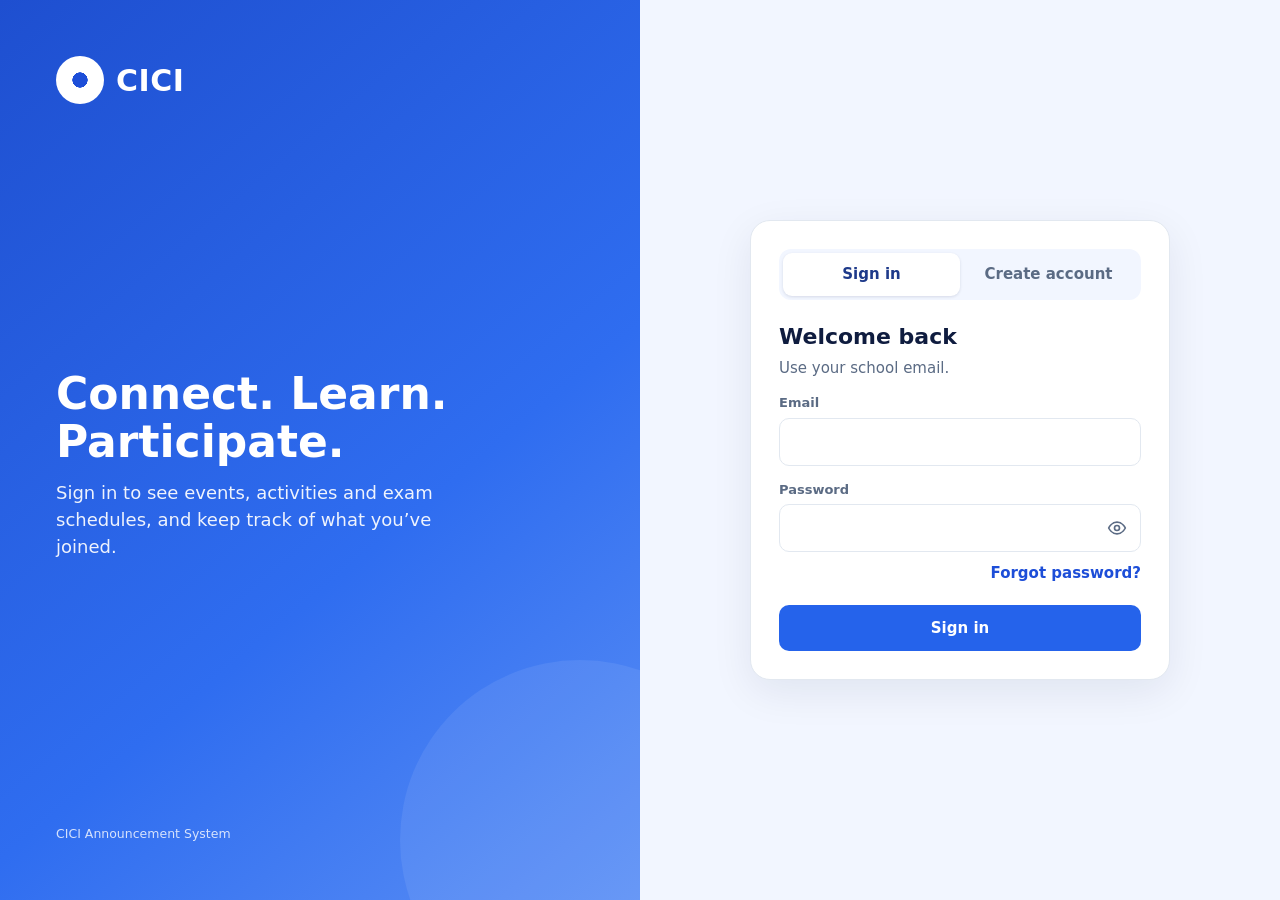
<file: public/login.html>
<!doctype html>
<html lang="en">
<head>
<meta charset="utf-8">
<meta name="viewport" content="width=device-width, initial-scale=1, viewport-fit=cover">
<meta name="theme-color" content="#1d4ed8">
<meta name="apple-mobile-web-app-capable" content="yes">
<meta name="mobile-web-app-capable" content="yes">
<meta name="apple-mobile-web-app-status-bar-style" content="default">
<meta name="apple-mobile-web-app-title" content="CICI">
<link rel="manifest" href="manifest.webmanifest">
<link rel="icon" type="image/png" sizes="32x32" href="icons/favicon-32.png">
<link rel="apple-touch-icon" href="icons/apple-touch-icon.png">
<script src="js/pwa.js" defer></script>
<script src="js/pw-toggle.js" defer></script>
<title>Sign in · CICI</title>
<style>
:root{--blue:#1d4ed8;--blue-d:#1e3a8a;--blue-600:#2563eb;--blue-100:#e0eaff;--blue-50:#f2f6ff;--text:#0f1c3f;--muted:#5b6b84;--border:#e2e8f0;--red:#c81e1e;--green:#0f6b55}
*{box-sizing:border-box}
body{margin:0;font:15px/1.5 system-ui,-apple-system,Segoe UI,Roboto,sans-serif;background:var(--blue-50);color:var(--text);min-height:100vh;min-height:100dvh;display:grid;grid-template-columns:minmax(0,1fr) minmax(0,1fr)}
.brand{background:linear-gradient(140deg,#1e4fd0,#2f6df0 60%,#5b8ff5);color:#fff;padding:56px;display:flex;flex-direction:column;justify-content:space-between;position:relative;overflow:hidden}
.brand .logo{display:flex;align-items:center;gap:12px}
.brand .mark{width:48px;height:48px;border-radius:50%;background:radial-gradient(circle,var(--blue) 0 22%,#fff 23% 100%)}
.brand b{font-size:30px;letter-spacing:.5px}
.brand h1{font-size:44px;line-height:1.1;margin:0 0 12px;max-width:460px}
.brand p{font-size:18px;opacity:.92;max-width:420px;margin:0}
.brand small{opacity:.8}
.brand::after{content:"";position:absolute;right:-120px;bottom:-120px;width:360px;height:360px;border-radius:50%;background:rgba(255,255,255,.08)}
.formside{display:grid;place-items:center;padding:32px 20px}
.card{width:min(420px,100%);background:#fff;border:1px solid var(--border);border-radius:20px;padding:28px;box-shadow:0 12px 40px rgba(15,28,63,.08)}
.tabs{display:grid;grid-template-columns:1fr 1fr;background:var(--blue-50);border-radius:12px;padding:4px;margin-bottom:20px}
.tabs button{border:0;background:none;padding:10px;border-radius:9px;font:inherit;font-weight:600;color:var(--muted);cursor:pointer}
.tabs button.on{background:#fff;color:var(--blue-d);box-shadow:0 1px 3px rgba(15,28,63,.12)}
h2{margin:0 0 4px;font-size:22px}
.sub{color:var(--muted);margin:0 0 8px}
label{display:grid;gap:5px;font-size:13px;font-weight:600;color:var(--muted);margin-top:14px}
input,select{font:inherit;font-size:16px;background:#fff;color:var(--text);border:1px solid var(--border);border-radius:10px;padding:11px 12px;width:100%}
input:focus,select:focus{outline:2px solid var(--blue-600);outline-offset:1px;border-color:transparent}
.btn{width:100%;margin-top:20px;border:0;background:var(--blue-600);color:#fff;font:inherit;font-weight:700;padding:12px;border-radius:10px;cursor:pointer}
.btn:disabled{opacity:.6;cursor:wait}
.link{background:none;border:0;color:var(--blue);font:inherit;font-weight:600;cursor:pointer;padding:0}
.row{display:flex;justify-content:flex-end;margin-top:10px}
.msg{border-radius:10px;padding:10px 12px;font-size:14px;margin-top:14px}
.msg[hidden]{display:none}
.msg.err{background:#fdecec;color:var(--red)}
.msg.ok{background:#e7f6ee;color:var(--green)}
.msg.info{background:var(--blue-100);color:var(--blue-d)}
form[hidden]{display:none}
@media (max-width:860px){
  body{grid-template-columns:minmax(0,1fr);align-content:start}
  .brand{padding:28px 20px;gap:18px}
  .brand h1{font-size:28px}.brand p{font-size:15px}.brand small{display:none}
  .brand::after{display:none}
}
</style>
<link rel="stylesheet" href="css/mobile.css">
<script src="config.js"></script>
<script src="js/theme-early.js"></script>
</head>
<body>
<section class="brand">
  <div class="logo"><div class="mark"></div><b data-site="name">CICI</b></div>
  <div>
    <h1 data-site="loginTitle">Connect. Learn. Participate.</h1>
    <p data-site="loginText">Sign in to see events, activities and exam schedules, and keep track of what you've joined.</p>
  </div>
  <small><span data-site="name">CICI</span> <span data-site="subtitle">Announcement System</span></small>
</section>

<main class="formside">
  <div class="card">
    <div class="tabs" id="tabs" role="tablist">
      <button class="on" data-tab="in" role="tab">Sign in</button>
      <button data-tab="up" role="tab">Create account</button>
    </div>

    <form id="fIn" novalidate>
      <h2>Welcome back</h2>
      <p class="sub">Use your school email.</p>
      <label>Email<input name="email" type="email" autocomplete="email" autocapitalize="none" autocorrect="off" spellcheck="false" inputmode="email" required></label>
      <label>Password<input name="password" type="password" autocomplete="current-password" required></label>
      <div class="row"><button type="button" class="link" data-tab="reset">Forgot password?</button></div>
      <button class="btn" type="submit">Sign in</button>
    </form>

    <form id="fUp" novalidate hidden>
      <h2>Create your account</h2>
      <p class="sub">All fields are required. New accounts start as students; an admin can change your role.</p>
      <label>Full name<input name="name" autocomplete="name" maxlength="60" required></label>
      <label>Email<input name="email" type="email" autocomplete="email" autocapitalize="none" autocorrect="off" spellcheck="false" inputmode="email" required></label>
      <label>Current year level<select name="year" required>
        <option value="">Choose your year level…</option>
        <option>1st year</option><option>2nd year</option><option>3rd year</option><option>4th year</option>
      </select></label>
      <label>Password <span style="font-weight:400">(at least 8 characters, with a letter and a number)</span><input name="password" type="password" autocomplete="new-password" minlength="8" required></label>
      <button class="btn" type="submit">Create account</button>
    </form>

    <form id="fReset" novalidate hidden>
      <h2>Reset password</h2>
      <p class="sub">We'll email you a link to choose a new password.</p>
      <label>Email<input name="email" type="email" autocomplete="email" autocapitalize="none" autocorrect="off" spellcheck="false" inputmode="email" required></label>
      <button class="btn" type="submit">Send reset link</button>
      <p class="sub" style="margin-top:14px">No email after a few minutes? Check your spam folder, or ask an administrator to reset your password for you.</p>
      <div class="row"><button type="button" class="link" data-tab="in">Back to sign in</button></div>
    </form>

    <form id="fNew" novalidate hidden>
      <h2>Choose a new password</h2>
      <p class="sub">At least 8 characters, with a letter and a number.</p>
      <label>New password<input name="password" type="password" autocomplete="new-password" minlength="8" required></label>
      <label>Type it again<input name="password2" type="password" autocomplete="new-password" minlength="8" required></label>
      <button class="btn" type="submit">Save password</button>
    </form>

    <div class="msg" id="msg" role="alert" hidden></div>
    <button type="button" class="btn" id="resendBtn" hidden style="background:#fff;color:var(--blue-d);border:1px solid var(--border);margin-top:10px">Resend confirmation email</button>
  </div>
</main>

<script type="module">
import { api, isStaff } from './js/data.js';
import { loadSite } from './js/site.js';
loadSite();

const $ = (s) => document.querySelector(s);
const forms = { in: '#fIn', up: '#fUp', reset: '#fReset', new: '#fNew' };
const params = new URLSearchParams(location.search);
const nextPage = /^[\w-]+\.html(#[\w-]*)?$/.test(params.get('next') || '') ? params.get('next') : null;

function show(tab) {
  Object.entries(forms).forEach(([k, sel]) => ($(sel).hidden = k !== tab));
  document.querySelectorAll('#tabs button').forEach((b) => b.classList.toggle('on', b.dataset.tab === tab));
  $('#tabs').hidden = tab === 'new';
  $('#resendBtn').hidden = true;
  msg('');
}
function msg(text, kind = 'err') { const m = $('#msg'); m.hidden = !text; m.textContent = text; m.className = 'msg ' + kind; }
async function busy(form, fn) {
  const b = form.querySelector('[type=submit]'); b.disabled = true;
  try { await fn(); } catch (e) { msg(e.message); } finally { b.disabled = false; }
}
let goingIn = false; // sign-in and the cross-tab listener can both trigger this; navigate once
async function goIn() {
  if (goingIn) return;
  goingIn = true;
  try {
    const me = await api.currentUser();
    location.replace(nextPage || (isStaff(me) ? 'admin.html' : 'index.html'));
  } catch (e) { goingIn = false; throw e; }
}
const emailOk = (e) => /^[^\s@]+@[^\s@]+\.[^\s@]+$/.test(e);

document.addEventListener('click', (e) => { const t = e.target.closest('[data-tab]'); if (t) show(t.dataset.tab); });

$('#fIn').addEventListener('submit', (e) => {
  e.preventDefault(); const f = e.target.elements;
  const email = f.email.value.trim().toLowerCase(), password = f.password.value;
  if (!emailOk(email)) return msg('Please enter a valid email.');
  if (api.live && !password) return msg('Please enter your password.');
  $('#resendBtn').hidden = true;
  busy(e.target, async () => {
    try { await api.signIn(email, password); }
    catch (err) { if (err.code === 'email_not_confirmed') $('#resendBtn').hidden = false; throw err; }
    await goIn();
  });
});

$('#resendBtn').addEventListener('click', async () => {
  const email = $('#fIn').elements.email.value.trim().toLowerCase();
  if (!emailOk(email)) return msg('Please enter your email above first.');
  const b = $('#resendBtn'); b.disabled = true;
  try { await api.resendConfirmation(email); msg('Confirmation email sent to ' + email + '. Check your inbox and spam folder.', 'ok'); b.hidden = true; }
  catch (err) { msg(/rate|seconds|too many/i.test(err.message) ? 'Too many emails were sent recently. Please wait a few minutes and try again, or ask an administrator to confirm your account.' : err.message); }
  finally { b.disabled = false; }
});

$('#fUp').addEventListener('submit', (e) => {
  e.preventDefault(); const f = e.target.elements;
  const name = f.name.value.trim(), email = f.email.value.trim().toLowerCase(), password = f.password.value, year = f.year.value;
  const problems = [];
  if (!name) problems.push('your full name');
  if (!emailOk(email)) problems.push('a valid email address (for example name@isufst.edu.ph)');
  if (!year) problems.push('your current year level');
  if (problems.length) return msg('Please enter ' + problems.join(', ') + '.');
  if (password.length < 8 || !/[A-Za-z]/.test(password) || !/[0-9]/.test(password)) return msg('Password must be at least 8 characters and include a letter and a number.');
  busy(e.target, async () => {
    const { needsConfirm } = await api.signUp(name, email, password, year);
    if (needsConfirm) { show('in'); msg('Account created! Check your email to confirm it, then sign in.', 'ok'); }
    else await goIn();
  });
});

$('#fReset').addEventListener('submit', (e) => {
  e.preventDefault(); const email = e.target.elements.email.value.trim().toLowerCase();
  if (!emailOk(email)) return msg('Please enter a valid email.');
  busy(e.target, async () => { await api.resetPassword(email); msg('If that email has an account, a reset link is on its way.', 'ok'); });
});

$('#fNew').addEventListener('submit', (e) => {
  e.preventDefault(); const pw = e.target.elements.password.value;
  if (pw.length < 8 || !/[A-Za-z]/.test(pw) || !/[0-9]/.test(pw)) return msg('Password must be at least 8 characters and include a letter and a number.');
  if (pw !== e.target.elements.password2.value) return msg('The two passwords don’t match.');
  busy(e.target, async () => {
    try { await api.updatePassword(pw); }
    catch (err) {
      if (/session|expired|jwt|auth/i.test(err.message)) throw new Error('This reset link has expired. Request a new one with “Forgot password?”.');
      if (/different from the old|same password/i.test(err.message)) throw new Error('Choose a password different from your old one.');
      throw err;
    }
    history.replaceState(null, '', 'login.html');
    msg('Password updated. Signing you in…', 'ok'); setTimeout(goIn, 800);
  });
});

// ---- Opening a reset link from the email ----
// The link brings the user back here with ?reset=1 (and a one-time token Supabase reads from the URL).
const hashParams = new URLSearchParams(location.hash.slice(1));
const isRecovery = params.get('reset') === '1' || hashParams.get('type') === 'recovery';
const linkError = hashParams.get('error_description') || params.get('error_description');
api.onRecovery(() => show('new'));
// Signed in from another tab while this sign-in page is open → go straight in.
api.onSessionChange((uid) => { if (uid && !isRecovery) goIn(); });
if (isRecovery) {
  if (linkError) {
    show('reset');
    msg(/expired|invalid/i.test(linkError) ? 'This reset link has expired or was already used. Enter your email to get a new one.' : linkError);
  } else if (await api.hasRecoverySession()) {
    show('new');
  } else {
    show('reset');
    msg('This reset link has expired or was already used. Enter your email to get a new one.');
  }
}

if (params.get('msg') === 'suspended') msg('Your account is suspended. Contact an administrator.');
else if (params.get('msg') === 'signedout') msg('You have been signed out.', 'info');
if (!api.live) msg('Demo mode: Supabase isn’t connected yet, so no password is checked. Sign in as admin@cici.edu (Admin), l.garcia@cici.edu (Faculty Admin), governor@cici.edu (Governor Admin), paul.abian@student.cici.edu (2nd-year student) or rico.reyes@student.cici.edu (4th-year student), or create an account.', 'info');

// Already signed in (and not resetting a password)? Go straight in.
if (!isRecovery) {
  try { const me = await api.currentUser(); if (me && me.active) location.replace(nextPage || (isStaff(me) ? 'admin.html' : 'index.html')); } catch {}
}
</script>
</body>
</html>
</file>
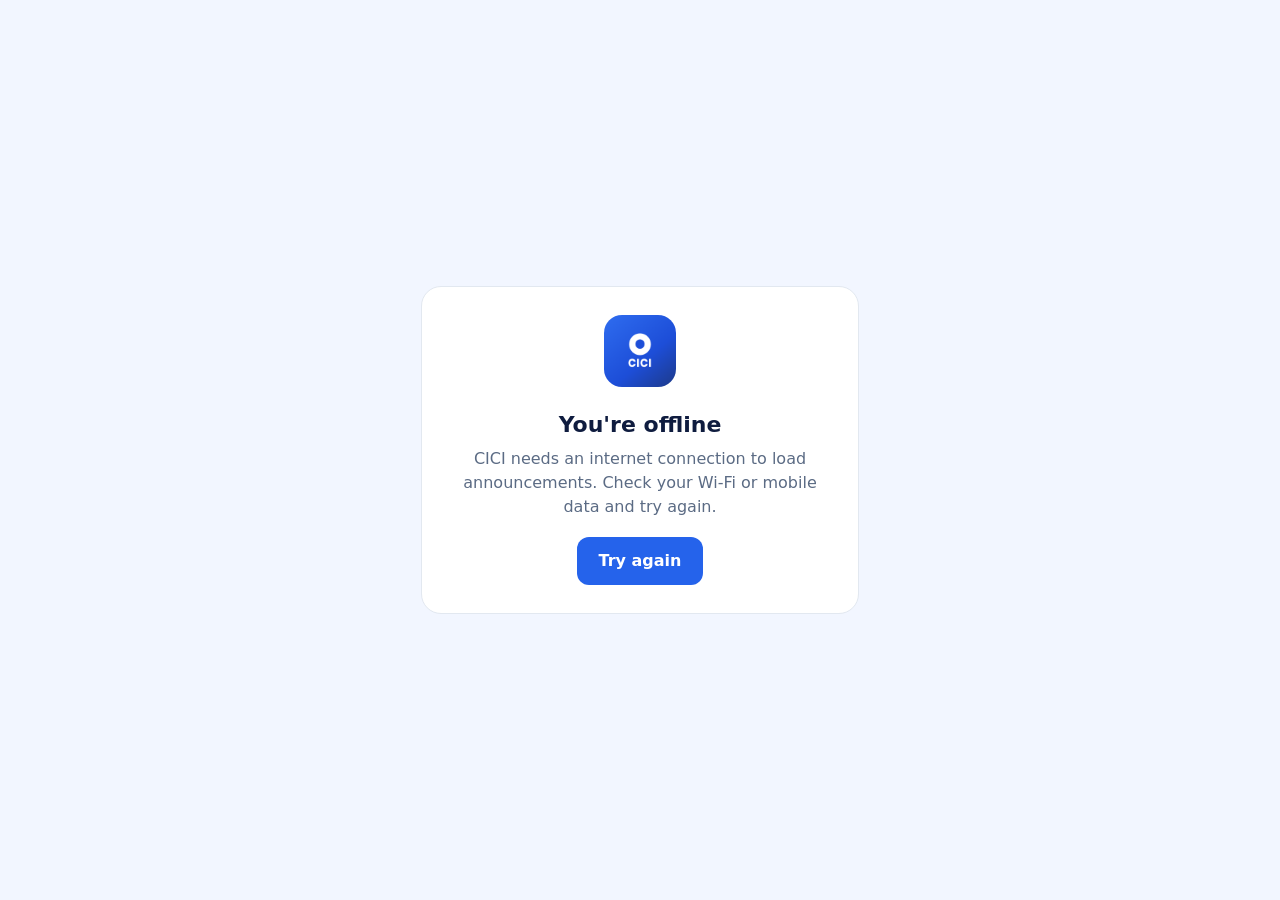
<file: public/offline.html>
<!doctype html>
<html lang="en">
<head>
<meta charset="utf-8">
<meta name="viewport" content="width=device-width, initial-scale=1, viewport-fit=cover">
<meta name="theme-color" content="#1d4ed8">
<title>Offline · CICI</title>
<style>
  body{margin:0;min-height:100vh;min-height:100dvh;display:grid;place-items:center;padding:24px;box-sizing:border-box;
       font:16px/1.5 system-ui,-apple-system,Segoe UI,Roboto,sans-serif;background:#f2f6ff;color:#0f1c3f;text-align:center}
  .card{background:#fff;border:1px solid #e2e8f0;border-radius:20px;padding:28px;max-width:380px}
  img{width:72px;height:72px;border-radius:18px}
  h1{font-size:22px;margin:14px 0 6px}
  p{color:#5b6b84;margin:0 0 18px}
  button{font:inherit;font-weight:700;border:0;background:#2563eb;color:#fff;padding:12px 22px;border-radius:12px;cursor:pointer;min-height:44px}
</style>
</head>
<body>
  <div class="card">
    <img src="icons/icon-192.png" alt="">
    <h1>You're offline</h1>
    <p>CICI needs an internet connection to load announcements. Check your Wi-Fi or mobile data and try again.</p>
    <button onclick="location.reload()">Try again</button>
  </div>
</body>
</html>
</file>
<file: public/css/mobile.css>
/*
 * mobile.css: app-like layout for phones (loaded after each page's own styles).
 * - Bottom tab bar instead of the side/top menu
 * - Bigger tap targets, 16px inputs (stops iPhone zooming in)
 * - Pop-ups slide up from the bottom as sheets
 * - Space for the iPhone notch / home bar when installed to the home screen
 */

/* Show/hide password button (js/pw-toggle.js) */
.pw-wrap { position: relative; display: block; }
.pw-wrap input { width: 100%; padding-right: 48px !important; }
.pw-eye { position: absolute; right: 4px; top: 50%; transform: translateY(-50%); width: 40px; height: 40px; min-height: 0 !important;
  display: grid; place-items: center; border: 0; background: none; color: #5b6b84; border-radius: 8px; cursor: pointer; padding: 0; margin: 0; }
.pw-eye:hover { color: #0f1c3f; background: rgba(15, 28, 63, .06); }

/* Elements that only belong on one size of screen */
@media (min-width: 761px) { .mobile-only { display: none !important; } }

/* Installed app (opened from the home screen): keep clear of the notch */
@media (display-mode: standalone) {
  body { padding-top: env(safe-area-inset-top); }
}
body { padding-left: env(safe-area-inset-left); padding-right: env(safe-area-inset-right); }

@media (max-width: 760px) {
  .desktop-only { display: none !important; }

  /* ---------- bottom tab bar ---------- */
  .app { padding-bottom: calc(72px + env(safe-area-inset-bottom)); }
  .side {
    position: fixed !important; top: auto !important; left: 0; right: 0; bottom: 0; z-index: 40;
    height: auto !important; padding: 6px 6px calc(6px + env(safe-area-inset-bottom)) !important;
    background: rgba(255, 255, 255, .96); -webkit-backdrop-filter: blur(12px); backdrop-filter: blur(12px);
    border: 0 !important; border-top: 1px solid var(--border) !important; box-shadow: 0 -4px 20px rgba(15, 28, 63, .06);
    flex-direction: row !important; overflow: visible !important;
  }
  .side .logo, .side .user, .side .who { display: none !important; }
  .nav { display: flex !important; flex-direction: row !important; flex-wrap: nowrap !important; width: 100%; gap: 2px !important; justify-content: space-around; flex: 1; }
  .nav hr { display: none; }
  .nav button {
    position: relative; flex: 1 1 0 !important; min-width: 0; width: auto !important; min-height: 54px;
    flex-direction: column; justify-content: center; align-items: center; gap: 3px !important;
    padding: 6px 2px !important; font-size: 11px !important; font-weight: 600; border-radius: 12px; box-shadow: none !important;
    white-space: nowrap; overflow: hidden; text-overflow: ellipsis;
  }
  .nav button.on { background: var(--blue-100) !important; color: var(--blue-d) !important; }
  .nav .ic { width: 23px !important; height: 23px !important; }
  .nav .count { display: none; }
  .nav .badge { position: absolute; top: 3px; left: calc(50% + 6px); margin: 0; font-size: 10px; padding: 0 5px; }

  /* ---------- touch-friendly controls ---------- */
  input, select, textarea { font-size: 16px !important; }
  .btn { min-height: 44px; }
  .btn.sm { min-height: 40px; }
  .chips button { min-height: 40px; padding: 8px 14px; }
  .star { min-width: 44px; min-height: 44px; }
  .iconbtn { width: 42px !important; height: 42px !important; }
  input[type=checkbox] { width: 22px; height: 22px; }
  .cal button { width: 38px !important; height: 38px !important; }
  .linkbtn { padding: 8px 0; }
  .avbtn { display: none !important; }       /* the "Me" tab replaces it */

  /* bigger hit areas for small controls, without changing how they look */
  .hero { padding-bottom: 52px !important; }
  .hero .dots { bottom: 10px !important; gap: 4px !important; }
  .hero .dots button, .hero .dots button.on { box-sizing: content-box; width: 10px !important; height: 10px !important; padding: 11px; background-clip: content-box !important; }
  .calnav button { min-width: 44px; min-height: 44px; }
  .titlebtn { padding: 6px 0; }
  .search input { min-height: 28px; }

  /* section header: title on its own line, sort menu and "See all" below */
  .sec { flex-wrap: wrap; gap: 8px; }
  .sec .sort { max-width: none !important; }


  /* ---------- pop-ups become bottom sheets ---------- */
  dialog {
    width: 100% !important; max-width: none !important; margin: auto 0 0 !important;
    border-radius: 22px 22px 0 0 !important; max-height: 92dvh !important; overflow: auto;
    padding-bottom: env(safe-area-inset-bottom) !important;
  }
  dialog[open] { animation: sheet-up .25s ease-out; }
  dialog::before { content: ""; display: block; width: 40px; height: 5px; border-radius: 3px; background: #cbd5e1; margin: 8px auto 0; }

  /* menus that pop up from buttons */
  .dropdown { max-width: calc(100vw - 24px); }
  #notifMenu { position: fixed !important; left: 12px !important; right: 12px !important; top: auto !important; bottom: calc(80px + env(safe-area-inset-bottom)) !important; width: auto !important; max-height: 60dvh; overflow: auto; z-index: 45; }

  /* messages sit above the tab bar */
  #toast { bottom: calc(84px + env(safe-area-inset-bottom)) !important; }
}

/* ---------- phones: admin lists, filters and small controls ---------- */
@media (max-width: 760px) {
  /* Users list: name and email on their own full-width lines; long emails wrap instead of being cut off */
  #urows tr { grid-template-columns: minmax(0, 1fr) minmax(0, 1fr) !important; }
  #urows td[data-l="Name"], #urows td[data-l="Email"] { grid-column: 1 / -1; }
  td { overflow-wrap: anywhere; }
  /* filter rows: dropdowns share the width instead of shrinking to their text */
  .toolbar select { flex: 1 1 140px; min-height: 44px; }
  .toolbar .search { min-height: 46px; }
  /* bigger tap areas for text links and small numbers */
  td .t { padding: 6px 0; min-height: 34px; }
  .cell .n { min-width: 0 !important; width: 100%; min-height: 34px; padding: 2px 0; border-radius: 8px !important; }
  .link { padding: 10px 0; }
  .yearsum { grid-template-columns: repeat(2, minmax(0, 1fr)); }
  /* long forms: keep Save / Cancel in reach while scrolling */
  #editDlg .dacts, #userDlg .dacts {
    position: sticky; bottom: 0; z-index: 2; background: #fff; margin: 14px -22px 0;
    padding: 10px 22px calc(10px + env(safe-area-inset-bottom)); border-top: 1px solid var(--border);
  }
  #siteForm .dacts {
    position: sticky; bottom: calc(72px + env(safe-area-inset-bottom)); z-index: 2; background: #fff;
    margin: 14px -18px -18px; padding: 10px 18px; border-top: 1px solid var(--border); border-radius: 0 0 16px 16px;
  }
}

/* ---------- portrait tablets: menu button + slide-in drawer (js/nav-drawer.js) ---------- */
.menu-btn, .drawer-backdrop, .drawer-logo { display: none; }
@media (min-width: 761px) and (max-width: 1100px) {
  .menu-btn { display: grid; place-items: center; width: 46px; height: 46px; margin-left: auto; border: 1px solid var(--border); border-radius: 12px; background: #fff; color: var(--text); flex: none; padding: 0; }
  .side .nav {
    position: fixed !important; top: 0; bottom: 0; left: 0; z-index: 70; width: min(300px, 82vw);
    display: flex !important; flex-direction: column !important; flex-wrap: nowrap !important; gap: 4px !important;
    padding: calc(18px + env(safe-area-inset-top)) 14px 20px; overflow-y: auto;
    background: linear-gradient(180deg, #f7f9ff, #eef3ff); box-shadow: 0 0 40px rgba(15, 28, 63, .25);
    transform: translateX(-105%); transition: transform .25s ease; visibility: hidden;
  }
  body.drawer-open .side .nav { transform: none; visibility: visible; }
  /* the top bar holds the drawer, so lift it above the dimmed backdrop while open */
  body.drawer-open .side { z-index: 80 !important; }
  .side .nav button, .side .nav a { width: 100% !important; min-height: 48px; padding: 12px 14px !important; font-size: 15px !important; }
  .side .nav hr { display: block !important; width: 100%; }
  .drawer-logo { display: flex; padding: 0 6px 14px !important; }
  .drawer-backdrop { display: block; position: fixed; inset: 0; z-index: 65; background: rgba(15, 28, 63, .4); opacity: 0; pointer-events: none; transition: opacity .2s; }
  body.drawer-open .drawer-backdrop { opacity: 1; pointer-events: auto; }
}
@media (prefers-reduced-motion: reduce) { .side .nav { transition: none !important; } }

/* ---------- touch screens of any size: finger-sized controls (mouse users keep the compact look) ---------- */
@media (pointer: coarse) {
  .iconbtn { width: 42px !important; height: 42px !important; }
  .btn.sm { min-height: 40px; }
  .chips button { min-height: 40px; }
  .linkbtn { min-height: 40px; display: inline-flex; align-items: center; }
  .sort, .toolbar select { min-height: 44px; }
  .search { min-height: 46px; }
  .calnav button { min-width: 44px; min-height: 44px; }
  .cal button { width: 100% !important; max-width: 40px; height: auto !important; aspect-ratio: 1; }
  .cell .n { min-width: 34px; min-height: 34px; }
  .card .foot .btn { min-height: 40px; }
  .linkbtn { min-width: 40px; justify-content: center; }
  .titlebtn { min-height: 36px; }
  .swatch { width: 40px; height: 40px; }
  .gal-item .gbtns button { width: 36px; height: 36px; }
  td .t { padding: 6px 0; min-height: 36px; }
  .titlebtn { padding: 6px 0; }
  .star { min-width: 44px; min-height: 44px; }
  .link { padding: 10px 0; }
  .hero .dots button, .hero .dots button.on { box-sizing: content-box; padding: 11px; background-clip: content-box !important; }
  .qcard .go { width: 40px; height: 40px; }
}

/* ---------- phones: even buttons and tidier, more compact layouts ---------- */
.foot-mobile { display: none; }
@media (max-width: 1100px) {
  /* the footer goes after the calendar, at the very end of the page */
  .main > footer { display: none !important; }
  .foot-mobile { display: flex; justify-content: space-between; gap: 6px 12px; flex-wrap: wrap; padding: 4px 20px 20px; color: var(--muted); font-size: 13px; }
  .foot-mobile b { color: var(--blue); }
}
@media (hover: none) {
  /* touch screens keep the hover colour after a tap; only the selected tab should look selected */
  .nav button:not(.on):hover { background: none !important; }
}
@media (max-width: 760px) {
  /* every pop-up's bottom buttons: one row, equal widths */
  .dacts, dialog .acts { display: flex !important; flex-wrap: nowrap !important; gap: 8px !important; }
  .dacts > .btn, .dacts > a.btn, dialog .acts > .btn, dialog .acts > a.btn {
    flex: 1 1 0; min-width: 0; padding-left: 8px; padding-right: 8px; text-align: center; white-space: normal; line-height: 1.2;
    display: inline-flex; align-items: center; justify-content: center;
  }
  .dacts .sp, dialog .acts .sp { display: none !important; }

  /* student home: three quick links side by side */
  .quick { grid-template-columns: repeat(3, minmax(0, 1fr)) !important; gap: 8px !important; }
  .qcard { flex-direction: column; align-items: center; text-align: center; padding: 12px 6px !important; gap: 6px !important; }
  .qcard .ico { width: 44px !important; height: 44px !important; font-size: 20px !important; }
  .qcard b { font-size: 14px !important; }
  .qcard small { font-size: 11px; line-height: 1.3; display: block; }
  .qcard .go { display: none !important; }

  /* section header: title, then sort menu and "See all" on one even line */
  .sec { flex-wrap: wrap; gap: 8px !important; }
  .sec h3 { flex: 1 1 100%; }
  .secR { flex: 1 1 100%; display: flex; gap: 8px; align-items: center; }
  .secR .sort { flex: 1 1 auto; }
  /* filter chips: an even 3 × 2 grid */
  .chips { display: grid !important; grid-template-columns: repeat(3, minmax(0, 1fr)); gap: 8px !important; }
  .chips button { width: 100%; padding-left: 6px !important; padding-right: 6px !important; text-align: center; }

  /* cards: shorter colour strip when there's no photo; two equal buttons */
  div.img { height: 64px !important; }
  img.img { height: 170px !important; }
  .card .foot { display: grid !important; grid-template-columns: 1fr 1fr; gap: 8px; }
  .card .foot > * { width: 100%; justify-content: center; text-align: center; }
  .card .foot .linkbtn { border: 1px solid var(--border); border-radius: 10px; min-height: 40px; background: #fff; display: inline-flex; align-items: center; font-size: 14px; }

  /* the Me menu sits above the tab bar, full width, like the notifications */
  #profileMenu { position: fixed !important; left: 12px !important; right: 12px !important; top: auto !important; bottom: calc(80px + env(safe-area-inset-bottom)) !important; width: auto !important; z-index: 45; }

  /* admin dashboard: stats in a 2 × 2 grid */
  .stats { grid-template-columns: repeat(2, minmax(0, 1fr)) !important; gap: 10px !important; }
  .stat { padding: 12px 14px !important; }
  .stat b { font-size: 24px !important; }
  .stat small { font-size: 12px; }

  /* admin announcement cards: title, one info line, then evenly spread actions */
  #rows tr { display: flex !important; flex-wrap: wrap; align-items: center; gap: 8px; padding: 12px !important; }
  #rows td { padding: 0 !important; width: auto !important; }
  #rows td::before { display: none !important; }
  #rows td.cb { flex: 0 0 26px; grid-row: auto !important; align-self: flex-start; padding-top: 2px !important; }
  #rows td[data-l="Title"] { flex: 1 1 calc(100% - 40px); min-width: 0; }
  #rows td[data-l="Type"] { margin-left: 34px; }
  #rows td[data-l="Date"] { font-size: 13px; color: var(--muted); }
  #rows td[data-l="Sign-ups"] { margin-left: auto; }
  #rows td:last-child { flex: 1 1 100%; margin-top: 2px; }
  #rows td:last-child .acts { display: grid !important; grid-template-columns: repeat(5, minmax(0, 1fr)); gap: 6px; }
  #rows .acts .iconbtn { width: 100% !important; }
  #rows .viewonly { grid-column: 1 / -1; text-align: center; padding: 8px 0; }

  /* admin user cards: name and email, then year, role and status on one line, then even actions */
  #urows tr { display: flex !important; flex-wrap: wrap; align-items: center; gap: 6px 8px; padding: 12px !important; }
  #urows td { padding: 0 !important; width: auto !important; grid-column: auto !important; }
  #urows td::before { display: none !important; }
  #urows td[data-l="Name"] { flex: 1 1 100%; }
  #urows td[data-l="Email"] { flex: 1 1 100%; margin: -6px 0 0 44px; font-size: 13px; color: var(--muted); }
  #urows td[data-l="Year level"] { margin-left: 44px; font-size: 13px; font-weight: 600; }
  #urows td:last-child { flex: 1 1 100%; margin-top: 4px; }
  #urows td:last-child .acts { display: grid !important; grid-template-columns: repeat(4, minmax(0, 1fr)); gap: 6px; }
  #urows .acts .iconbtn { width: 100% !important; }

  /* site content: header on two lines, even colour grid, Save on its own row */
  #siteEditor h2 { flex-direction: column; align-items: flex-start !important; gap: 2px !important; }
  #swatches { display: grid !important; grid-template-columns: repeat(4, 40px); gap: 10px; }
  #siteForm .dacts { display: grid !important; grid-template-columns: 1fr 1fr; }
  #siteForm .dacts #siteSave { grid-column: 1 / -1; order: -1; }
}

@keyframes sheet-up { from { transform: translateY(100%); } to { transform: none; } }
@media (prefers-reduced-motion: reduce) { dialog[open] { animation: none; } }
</file>
